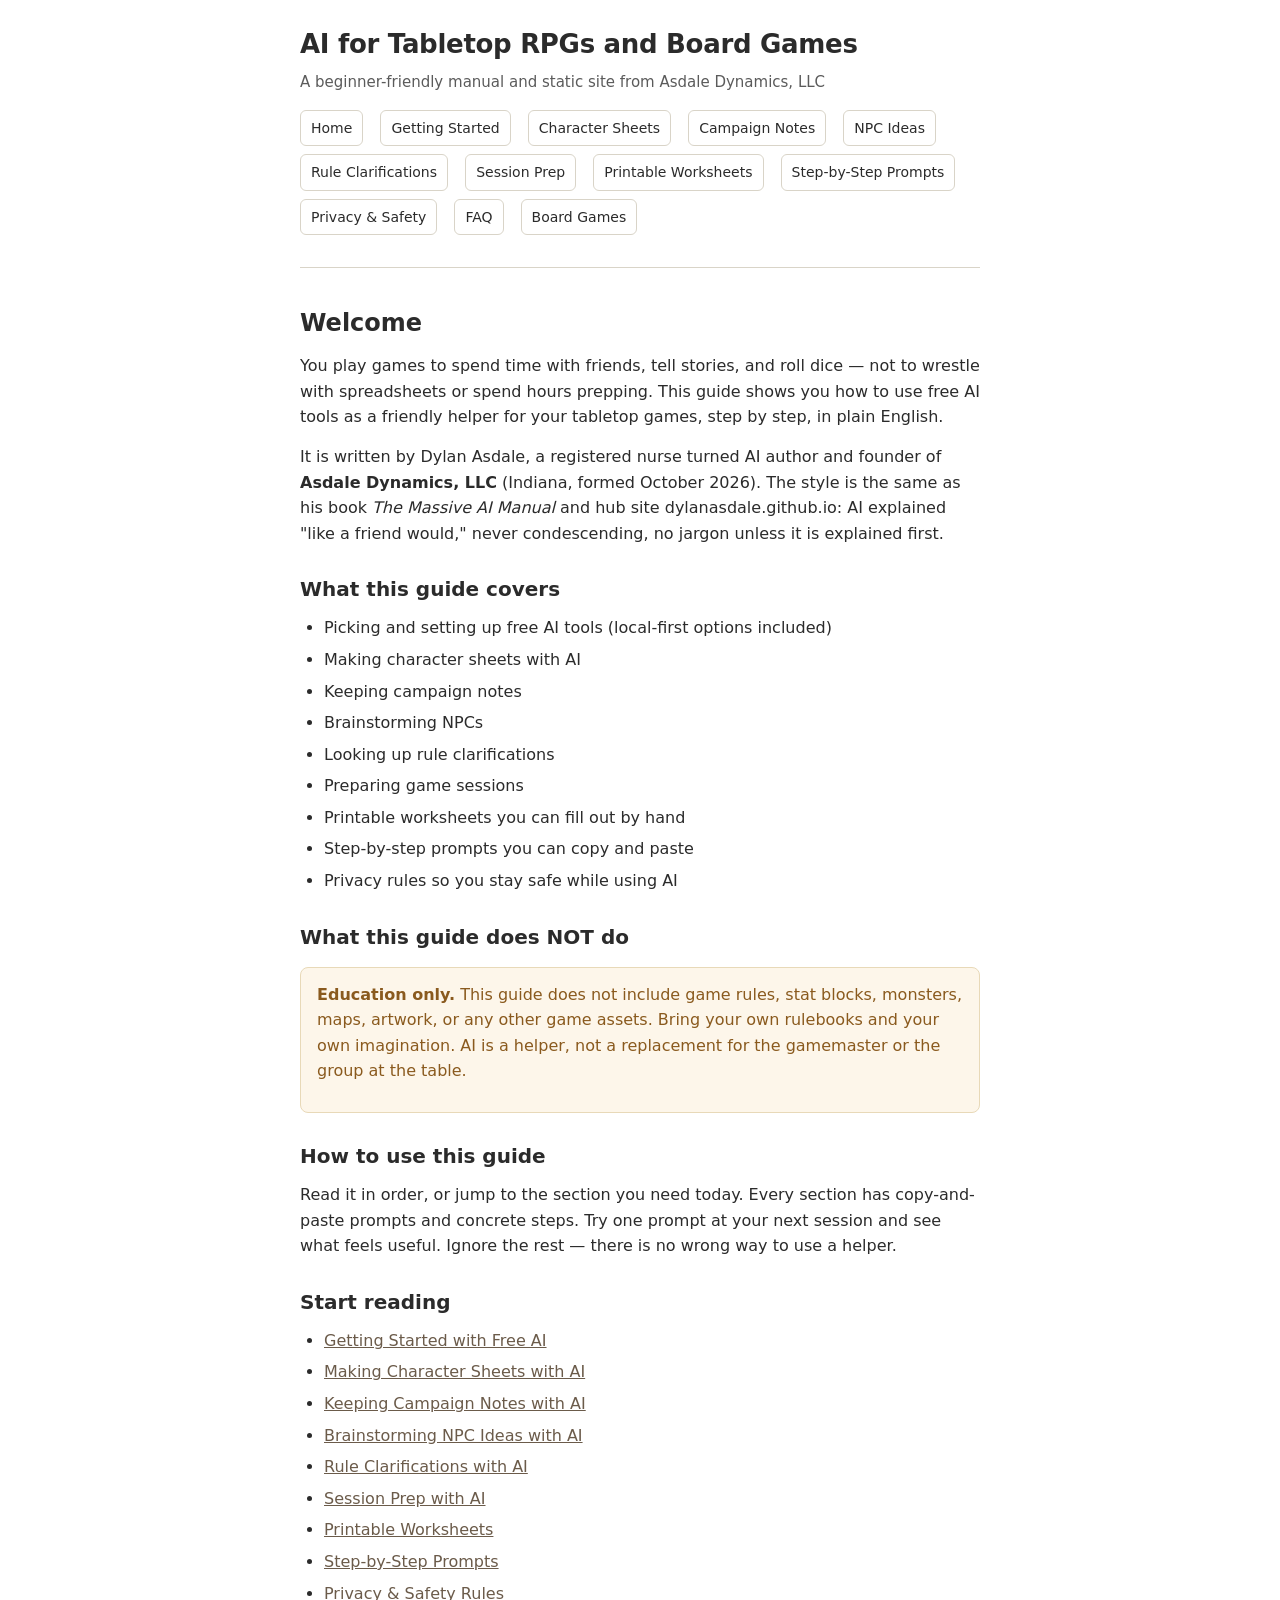
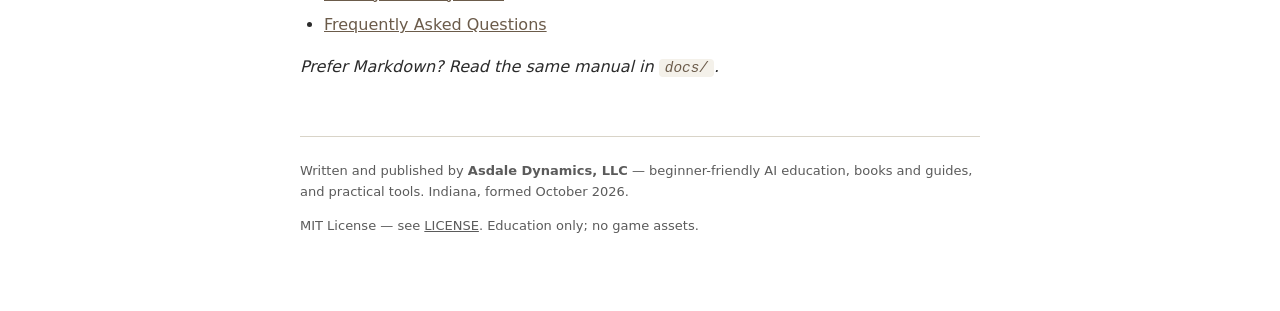
<file: site/index.html>
<!DOCTYPE html>
<html lang="en">
<head>
<meta charset="utf-8">
<meta name="viewport" content="width=device-width, initial-scale=1">
<title>AI for Tabletop RPGs and Board Games — Asdale Dynamics</title>
<link rel="stylesheet" href="assets/style.css">
<link rel="stylesheet" href="assets/print.css" media="print">
</head>
<body>
<a href="#content" class="skip-link">Skip to content</a>
<div class="site">
<header>
<h1 class="site-title">AI for Tabletop RPGs and Board Games</h1>
<p class="site-tagline">A beginner-friendly manual and static site from Asdale Dynamics, LLC</p>
<nav>
<a href="index.html">Home</a>
<a href="getting-started.html">Getting Started</a>
<a href="character-sheets.html">Character Sheets</a>
<a href="campaign-notes.html">Campaign Notes</a>
<a href="npc-ideas.html">NPC Ideas</a>
<a href="rule-clarifications.html">Rule Clarifications</a>
<a href="session-prep.html">Session Prep</a>
<a href="printable-worksheets.html">Printable Worksheets</a>
<a href="step-by-step-prompts.html">Step-by-Step Prompts</a>
<a href="privacy-and-safety.html">Privacy &amp; Safety</a>
<a href="faq.html">FAQ</a>
<a href="board-games.html">Board Games</a>
</nav>
</header>

<main id="content">
<h1>Welcome</h1>
<p>You play games to spend time with friends, tell stories, and roll dice — not to
wrestle with spreadsheets or spend hours prepping. This guide shows you how to
use free AI tools as a friendly helper for your tabletop games, step by step,
in plain English.</p>

<p>It is written by Dylan Asdale, a registered nurse turned AI author and founder
of <strong>Asdale Dynamics, LLC</strong> (Indiana, formed October 2026). The style
is the same as his book <em>The Massive AI Manual</em> and hub site
dylanasdale.github.io: AI explained "like a friend would," never condescending,
no jargon unless it is explained first.</p>

<h2>What this guide covers</h2>
<ul>
<li>Picking and setting up free AI tools (local-first options included)</li>
<li>Making character sheets with AI</li>
<li>Keeping campaign notes</li>
<li>Brainstorming NPCs</li>
<li>Looking up rule clarifications</li>
<li>Preparing game sessions</li>
<li>Printable worksheets you can fill out by hand</li>
<li>Step-by-step prompts you can copy and paste</li>
<li>Privacy rules so you stay safe while using AI</li>
</ul>

<h2>What this guide does NOT do</h2>
<div class="warn">
<p><strong>Education only.</strong> This guide does not include game rules, stat
blocks, monsters, maps, artwork, or any other game assets. Bring your own
rulebooks and your own imagination. AI is a helper, not a replacement for the
gamemaster or the group at the table.</p>
</div>

<h2>How to use this guide</h2>
<p>Read it in order, or jump to the section you need today. Every section has
copy-and-paste prompts and concrete steps. Try one prompt at your next session
and see what feels useful. Ignore the rest — there is no wrong way to use a
helper.</p>

<h2>Start reading</h2>
<ul>
<li><a href="getting-started.html">Getting Started with Free AI</a></li>
<li><a href="character-sheets.html">Making Character Sheets with AI</a></li>
<li><a href="campaign-notes.html">Keeping Campaign Notes with AI</a></li>
<li><a href="npc-ideas.html">Brainstorming NPC Ideas with AI</a></li>
<li><a href="rule-clarifications.html">Rule Clarifications with AI</a></li>
<li><a href="session-prep.html">Session Prep with AI</a></li>
<li><a href="printable-worksheets.html">Printable Worksheets</a></li>
<li><a href="step-by-step-prompts.html">Step-by-Step Prompts</a></li>
<li><a href="privacy-and-safety.html">Privacy &amp; Safety Rules</a></li>
<li><a href="faq.html">Frequently Asked Questions</a></li>
</ul>

<p class="no-print"><em>Prefer Markdown? Read the same manual in <code>docs/</code>.</em></p>
</main>

<footer>
<p>Written and published by <strong>Asdale Dynamics, LLC</strong> — beginner-friendly AI education,
books and guides, and practical tools. Indiana, formed October 2026.</p>
<p>MIT License — see <a href="../LICENSE">LICENSE</a>. Education only; no game assets.</p>
</footer>
</div>
</body>
</html>
</file>
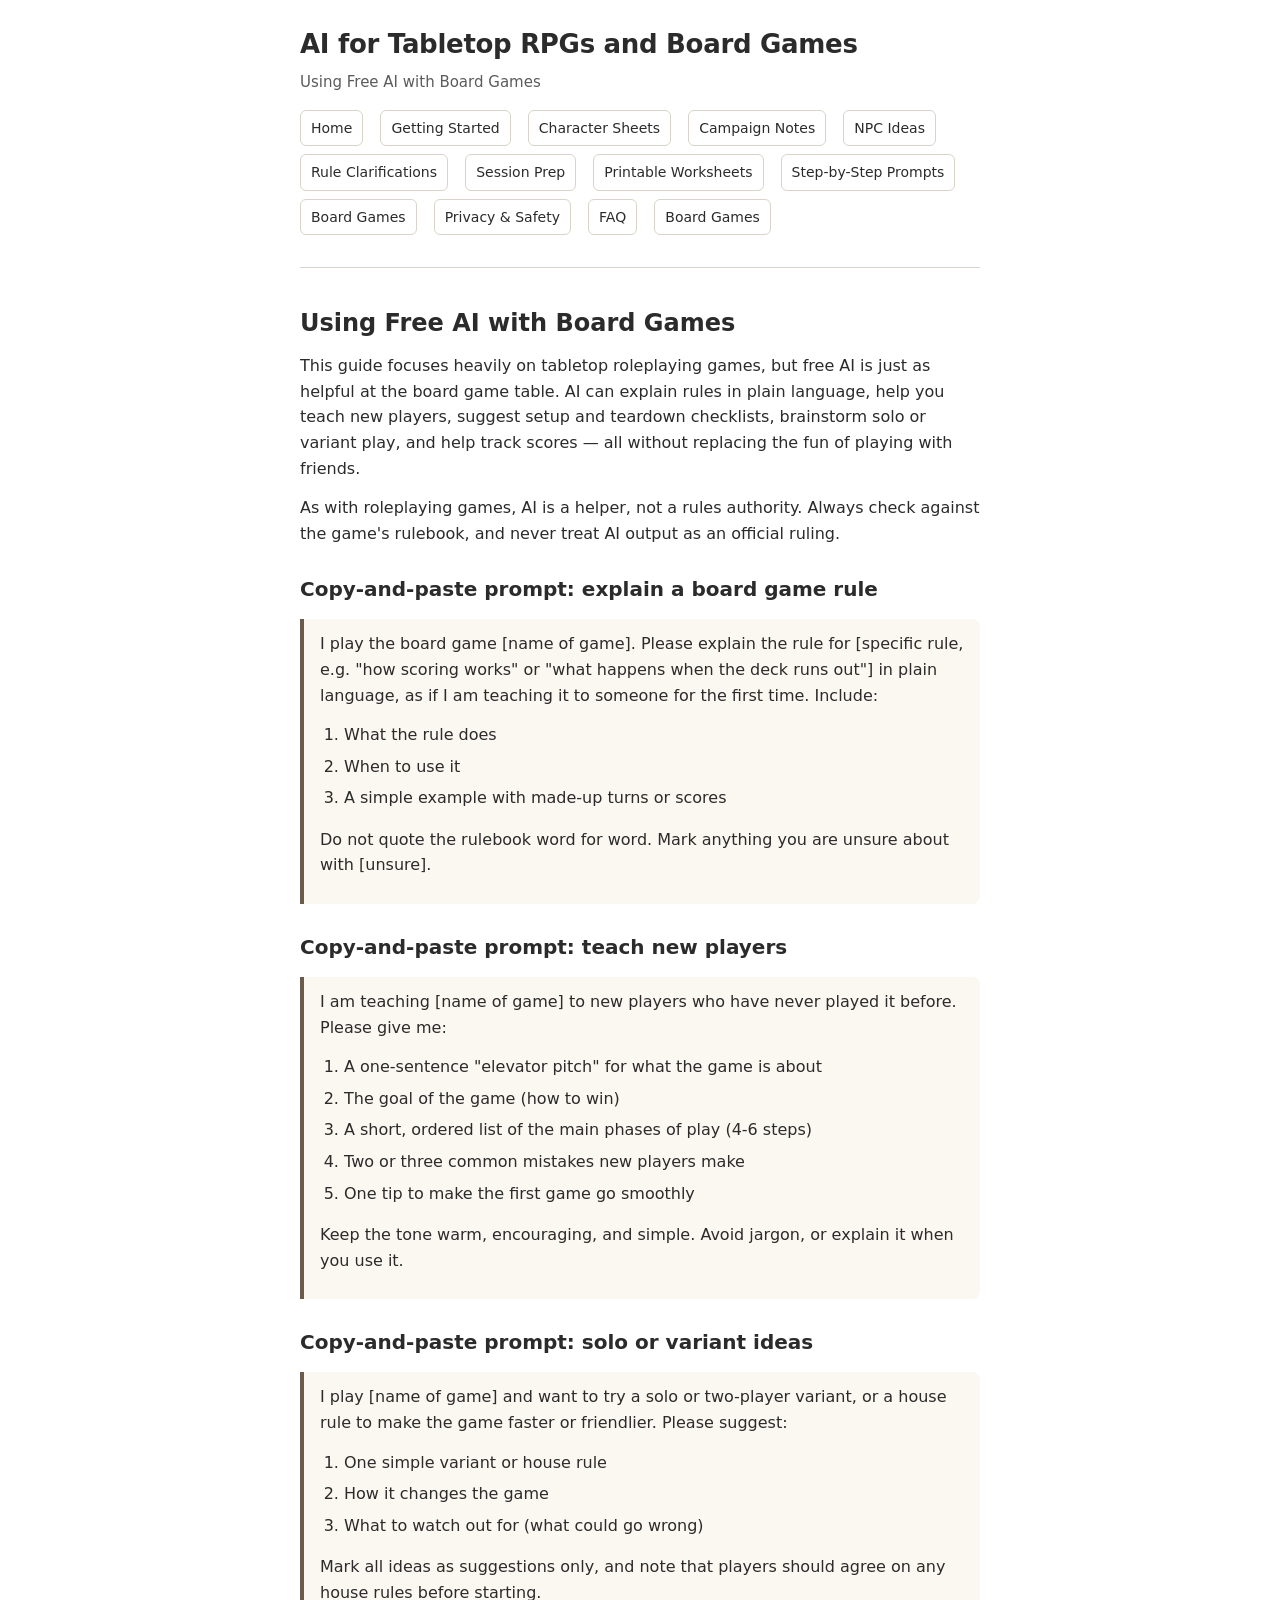
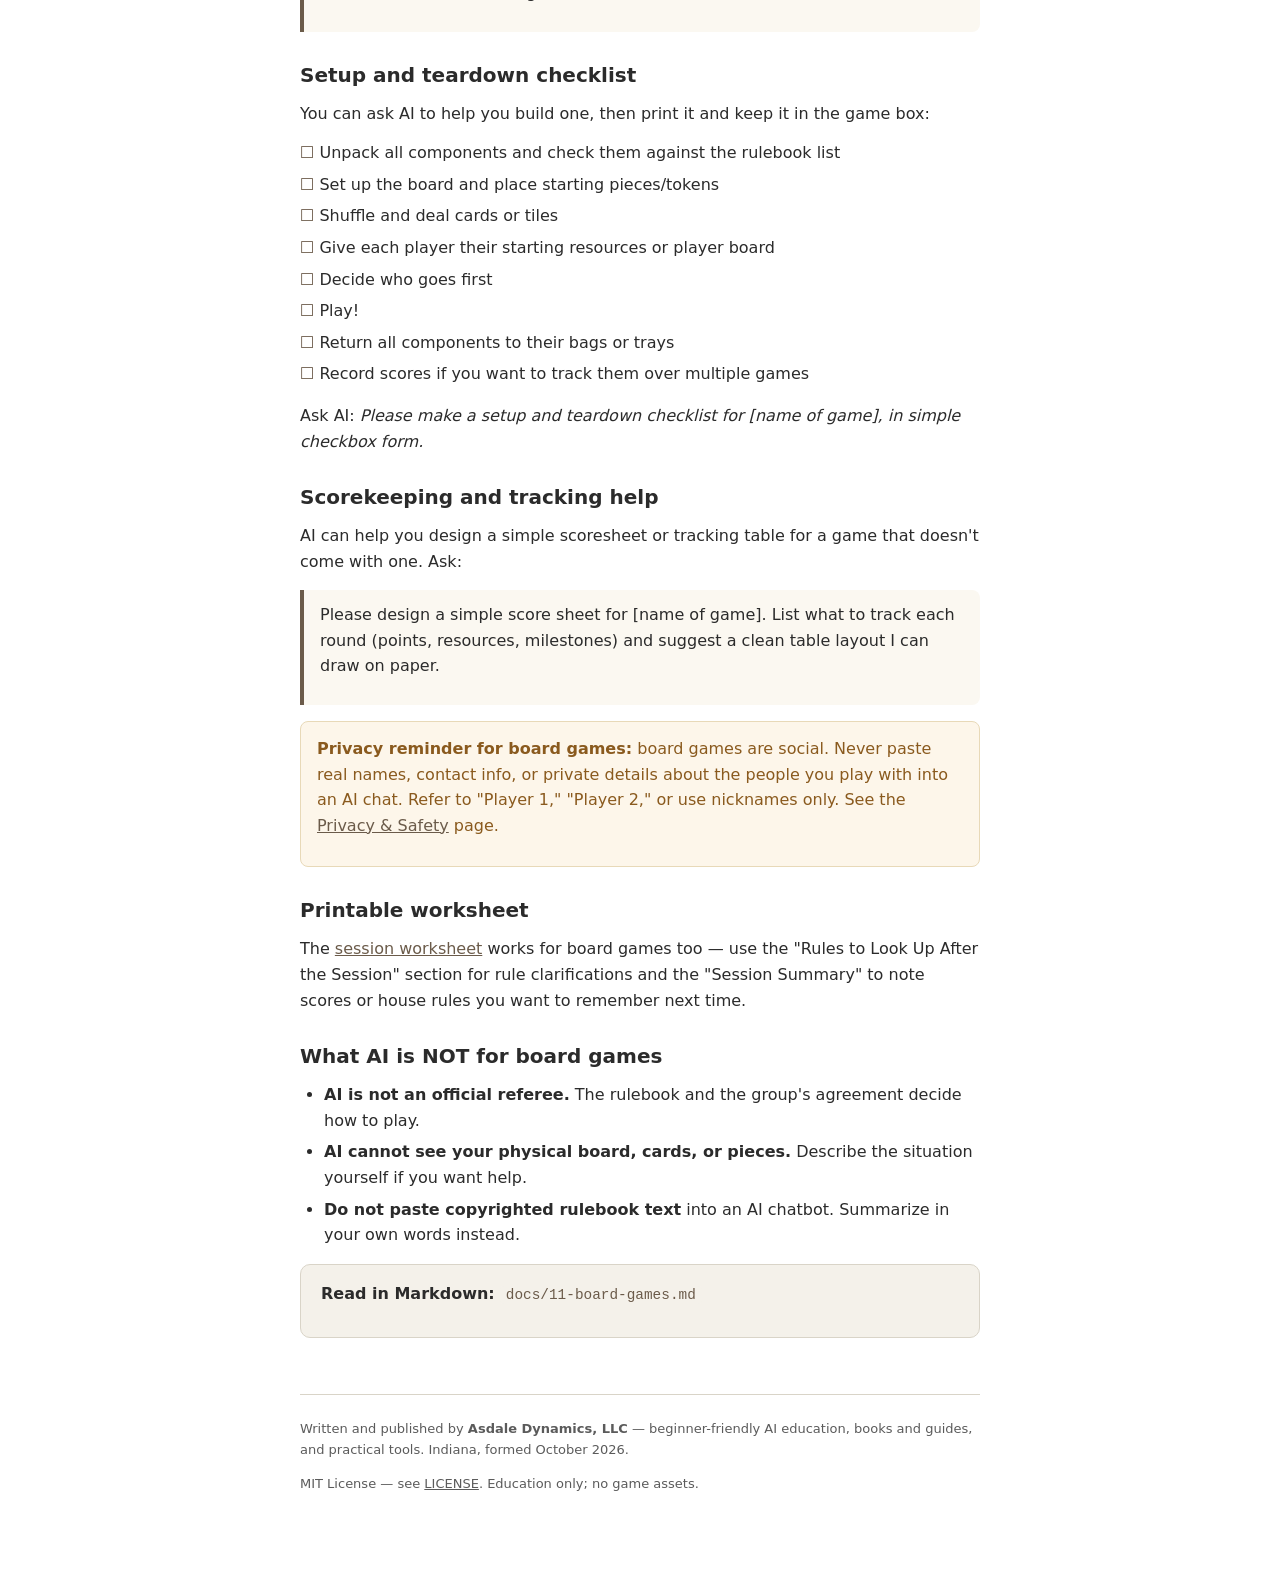
<file: site/board-games.html>
<!DOCTYPE html>
<html lang="en">
<head>
<meta charset="utf-8">
<meta name="viewport" content="width=device-width, initial-scale=1">
<title>Board Games with AI — Asdale Dynamics</title>
<link rel="stylesheet" href="assets/style.css">
<link rel="stylesheet" href="assets/print.css" media="print">
</head>
<body>
<a href="#content" class="skip-link">Skip to content</a>
<div class="site">
<header>
<h1 class="site-title">AI for Tabletop RPGs and Board Games</h1>
<p class="site-tagline">Using Free AI with Board Games</p>
<nav>
<a href="index.html">Home</a>
<a href="getting-started.html">Getting Started</a>
<a href="character-sheets.html">Character Sheets</a>
<a href="campaign-notes.html">Campaign Notes</a>
<a href="npc-ideas.html">NPC Ideas</a>
<a href="rule-clarifications.html">Rule Clarifications</a>
<a href="session-prep.html">Session Prep</a>
<a href="printable-worksheets.html">Printable Worksheets</a>
<a href="step-by-step-prompts.html">Step-by-Step Prompts</a>
<a href="board-games.html">Board Games</a>
<a href="privacy-and-safety.html">Privacy &amp; Safety</a>
<a href="faq.html">FAQ</a>
<a href="board-games.html">Board Games</a>
</nav>
</header>

<main id="content">
<h1>Using Free AI with Board Games</h1>
<p>This guide focuses heavily on tabletop roleplaying games, but free AI is just
as helpful at the board game table. AI can explain rules in plain language, help
you teach new players, suggest setup and teardown checklists, brainstorm solo or
variant play, and help track scores — all without replacing the fun of playing
with friends.</p>

<p>As with roleplaying games, AI is a helper, not a rules authority. Always check
against the game's rulebook, and never treat AI output as an official ruling.</p>

<h2>Copy-and-paste prompt: explain a board game rule</h2>
<div class="prompt">
<p>I play the board game [name of game]. Please explain the rule for
[specific rule, e.g. "how scoring works" or "what happens when the deck runs
out"] in plain language, as if I am teaching it to someone for the first time.
Include:</p>
<ol>
<li>What the rule does</li>
<li>When to use it</li>
<li>A simple example with made-up turns or scores</li>
</ol>
<p>Do not quote the rulebook word for word. Mark anything you are unsure about
with [unsure].</p>
</div>

<h2>Copy-and-paste prompt: teach new players</h2>
<div class="prompt">
<p>I am teaching [name of game] to new players who have never played it before.
Please give me:</p>
<ol>
<li>A one-sentence "elevator pitch" for what the game is about</li>
<li>The goal of the game (how to win)</li>
<li>A short, ordered list of the main phases of play (4-6 steps)</li>
<li>Two or three common mistakes new players make</li>
<li>One tip to make the first game go smoothly</li>
</ol>
<p>Keep the tone warm, encouraging, and simple. Avoid jargon, or explain it when
you use it.</p>
</div>

<h2>Copy-and-paste prompt: solo or variant ideas</h2>
<div class="prompt">
<p>I play [name of game] and want to try a solo or two-player variant, or a
house rule to make the game faster or friendlier. Please suggest:</p>
<ol>
<li>One simple variant or house rule</li>
<li>How it changes the game</li>
<li>What to watch out for (what could go wrong)</li>
</ol>
<p>Mark all ideas as suggestions only, and note that players should agree on any
house rules before starting.</p>
</div>

<h2>Setup and teardown checklist</h2>
<p>You can ask AI to help you build one, then print it and keep it in the game
box:</p>
<ul class="checklist">
<li>Unpack all components and check them against the rulebook list</li>
<li>Set up the board and place starting pieces/tokens</li>
<li>Shuffle and deal cards or tiles</li>
<li>Give each player their starting resources or player board</li>
<li>Decide who goes first</li>
<li>Play!</li>
<li>Return all components to their bags or trays</li>
<li>Record scores if you want to track them over multiple games</li>
</ul>
<p>Ask AI: <em>Please make a setup and teardown checklist for [name of game], in
simple checkbox form.</em></p>

<h2>Scorekeeping and tracking help</h2>
<p>AI can help you design a simple scoresheet or tracking table for a game that
doesn't come with one. Ask:</p>
<div class="prompt">
<p>Please design a simple score sheet for [name of game]. List what to track
each round (points, resources, milestones) and suggest a clean table layout I
can draw on paper.</p>
</div>

<div class="warn">
<p><strong>Privacy reminder for board games:</strong> board games are social.
Never paste real names, contact info, or private details about the people you
play with into an AI chat. Refer to "Player 1," "Player 2," or use nicknames
only. See the <a href="privacy-and-safety.html">Privacy &amp; Safety</a> page.</p>
</div>

<h2>Printable worksheet</h2>
<p>The <a href="worksheets/session-worksheet.html">session worksheet</a> works
for board games too — use the "Rules to Look Up After the Session" section for
rule clarifications and the "Session Summary" to note scores or house rules you
want to remember next time.</p>

<h2>What AI is NOT for board games</h2>
<ul>
<li><strong>AI is not an official referee.</strong> The rulebook and the group's
agreement decide how to play.</li>
<li><strong>AI cannot see your physical board, cards, or pieces.</strong>
Describe the situation yourself if you want help.</li>
<li><strong>Do not paste copyrighted rulebook text</strong> into an AI chatbot.
Summarize in your own words instead.</li>
</ul>

<div class="card no-print">
<p><strong>Read in Markdown:</strong> <code>docs/11-board-games.md</code></p>
</div>
</main>

<footer>
<p>Written and published by <strong>Asdale Dynamics, LLC</strong> — beginner-friendly AI education,
books and guides, and practical tools. Indiana, formed October 2026.</p>
<p>MIT License — see <a href="../LICENSE">LICENSE</a>. Education only; no game assets.</p>
</footer>
</div>
</body>
</html>
</file>
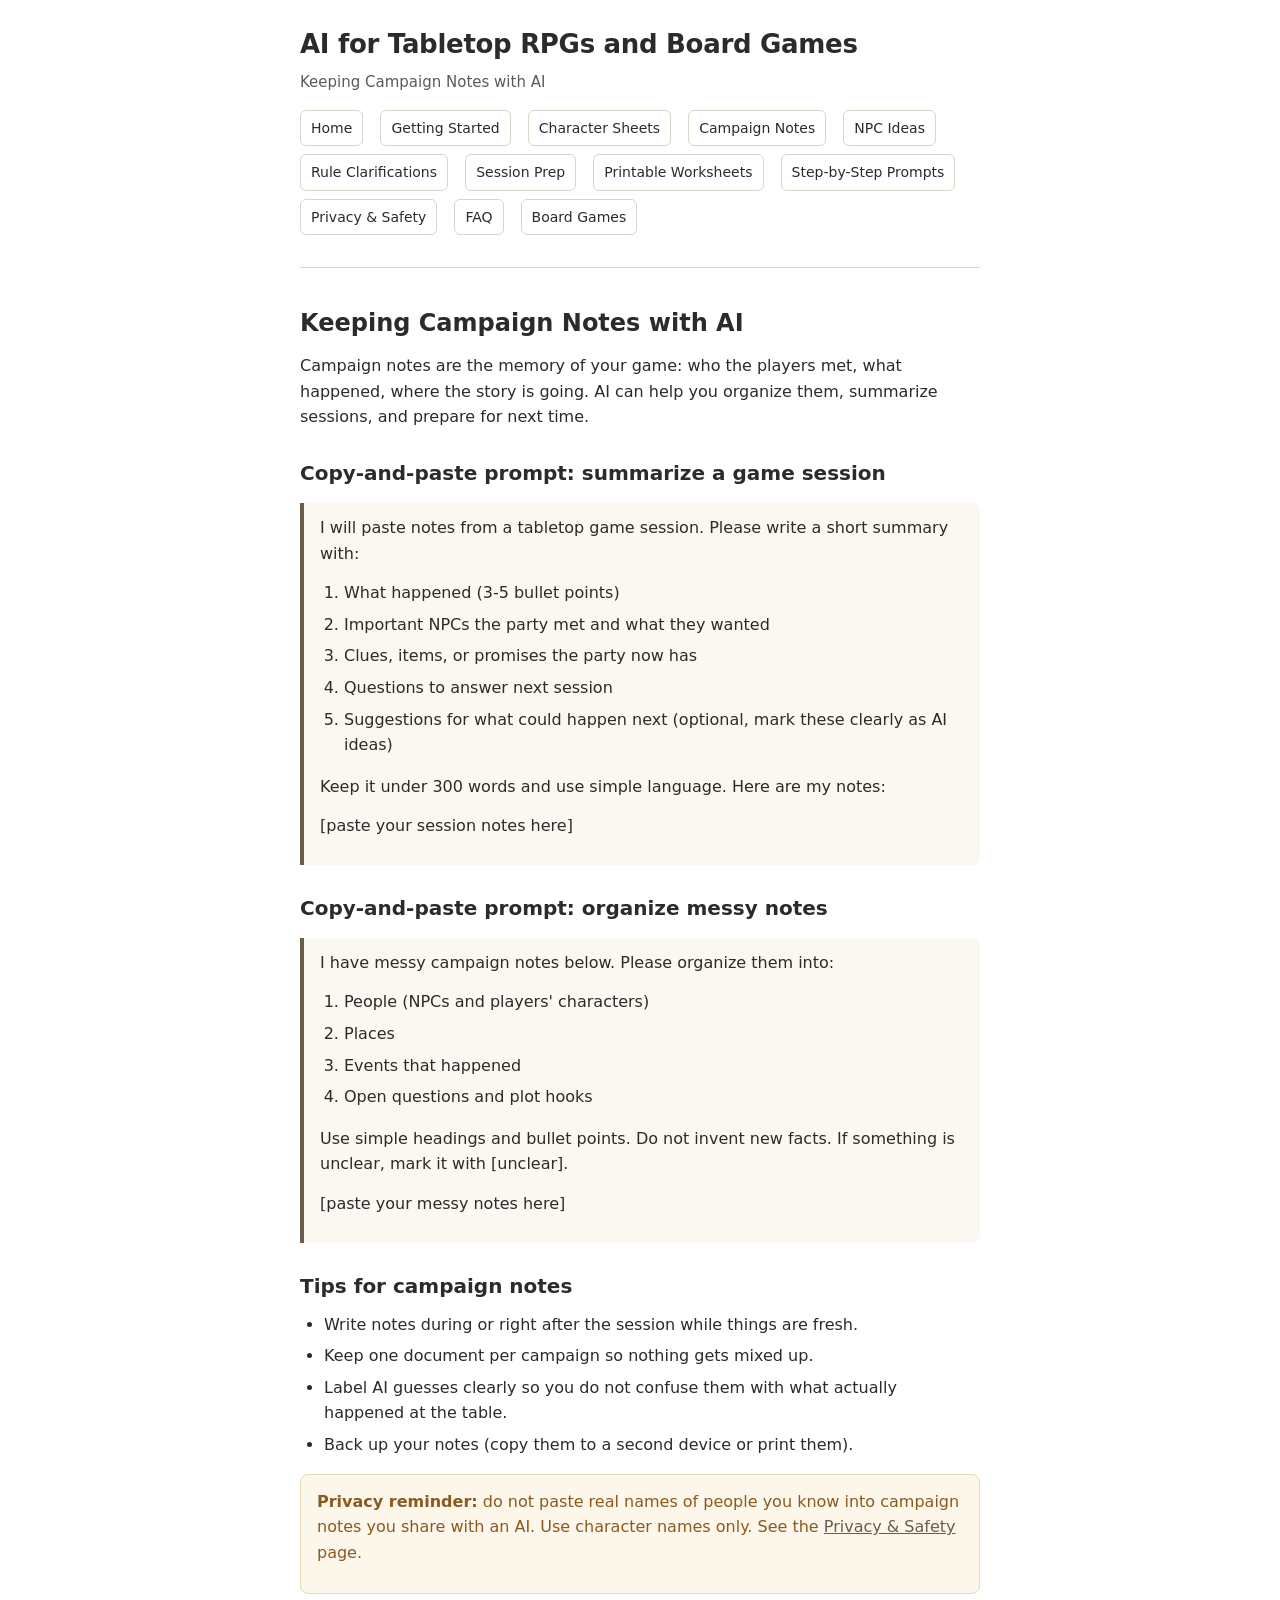
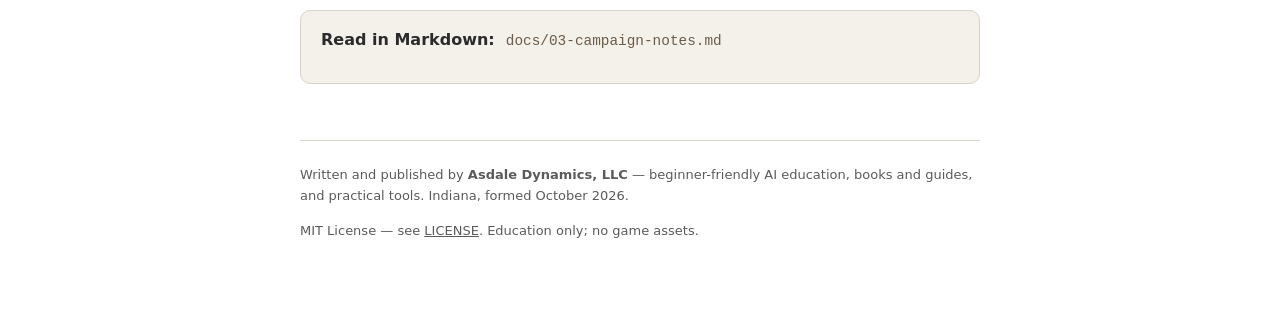
<file: site/campaign-notes.html>
<!DOCTYPE html>
<html lang="en">
<head>
<meta charset="utf-8">
<meta name="viewport" content="width=device-width, initial-scale=1">
<title>Campaign Notes with AI — Asdale Dynamics</title>
<link rel="stylesheet" href="assets/style.css">
<link rel="stylesheet" href="assets/print.css" media="print">
</head>
<body>
<a href="#content" class="skip-link">Skip to content</a>
<div class="site">
<header>
<h1 class="site-title">AI for Tabletop RPGs and Board Games</h1>
<p class="site-tagline">Keeping Campaign Notes with AI</p>
<nav>
<a href="index.html">Home</a>
<a href="getting-started.html">Getting Started</a>
<a href="character-sheets.html">Character Sheets</a>
<a href="campaign-notes.html">Campaign Notes</a>
<a href="npc-ideas.html">NPC Ideas</a>
<a href="rule-clarifications.html">Rule Clarifications</a>
<a href="session-prep.html">Session Prep</a>
<a href="printable-worksheets.html">Printable Worksheets</a>
<a href="step-by-step-prompts.html">Step-by-Step Prompts</a>
<a href="privacy-and-safety.html">Privacy &amp; Safety</a>
<a href="faq.html">FAQ</a>
<a href="board-games.html">Board Games</a>
</nav>
</header>

<main id="content">
<h1>Keeping Campaign Notes with AI</h1>
<p>Campaign notes are the memory of your game: who the players met, what
happened, where the story is going. AI can help you organize them, summarize
sessions, and prepare for next time.</p>

<h2>Copy-and-paste prompt: summarize a game session</h2>
<div class="prompt">
<p>I will paste notes from a tabletop game session. Please write a short summary
with:</p>
<ol>
<li>What happened (3-5 bullet points)</li>
<li>Important NPCs the party met and what they wanted</li>
<li>Clues, items, or promises the party now has</li>
<li>Questions to answer next session</li>
<li>Suggestions for what could happen next (optional, mark these clearly as AI
ideas)</li>
</ol>
<p>Keep it under 300 words and use simple language. Here are my notes:</p>
<p>[paste your session notes here]</p>
</div>

<h2>Copy-and-paste prompt: organize messy notes</h2>
<div class="prompt">
<p>I have messy campaign notes below. Please organize them into:</p>
<ol>
<li>People (NPCs and players' characters)</li>
<li>Places</li>
<li>Events that happened</li>
<li>Open questions and plot hooks</li>
</ol>
<p>Use simple headings and bullet points. Do not invent new facts. If something
is unclear, mark it with [unclear].</p>
<p>[paste your messy notes here]</p>
</div>

<h2>Tips for campaign notes</h2>
<ul>
<li>Write notes during or right after the session while things are fresh.</li>
<li>Keep one document per campaign so nothing gets mixed up.</li>
<li>Label AI guesses clearly so you do not confuse them with what actually
happened at the table.</li>
<li>Back up your notes (copy them to a second device or print them).</li>
</ul>

<div class="warn">
<p><strong>Privacy reminder:</strong> do not paste real names of people you know
into campaign notes you share with an AI. Use character names only. See the
<a href="privacy-and-safety.html">Privacy &amp; Safety</a> page.</p>
</div>

<div class="card no-print">
<p><strong>Read in Markdown:</strong> <code>docs/03-campaign-notes.md</code></p>
</div>
</main>

<footer>
<p>Written and published by <strong>Asdale Dynamics, LLC</strong> — beginner-friendly AI education,
books and guides, and practical tools. Indiana, formed October 2026.</p>
<p>MIT License — see <a href="../LICENSE">LICENSE</a>. Education only; no game assets.</p>
</footer>
</div>
</body>
</html>
</file>
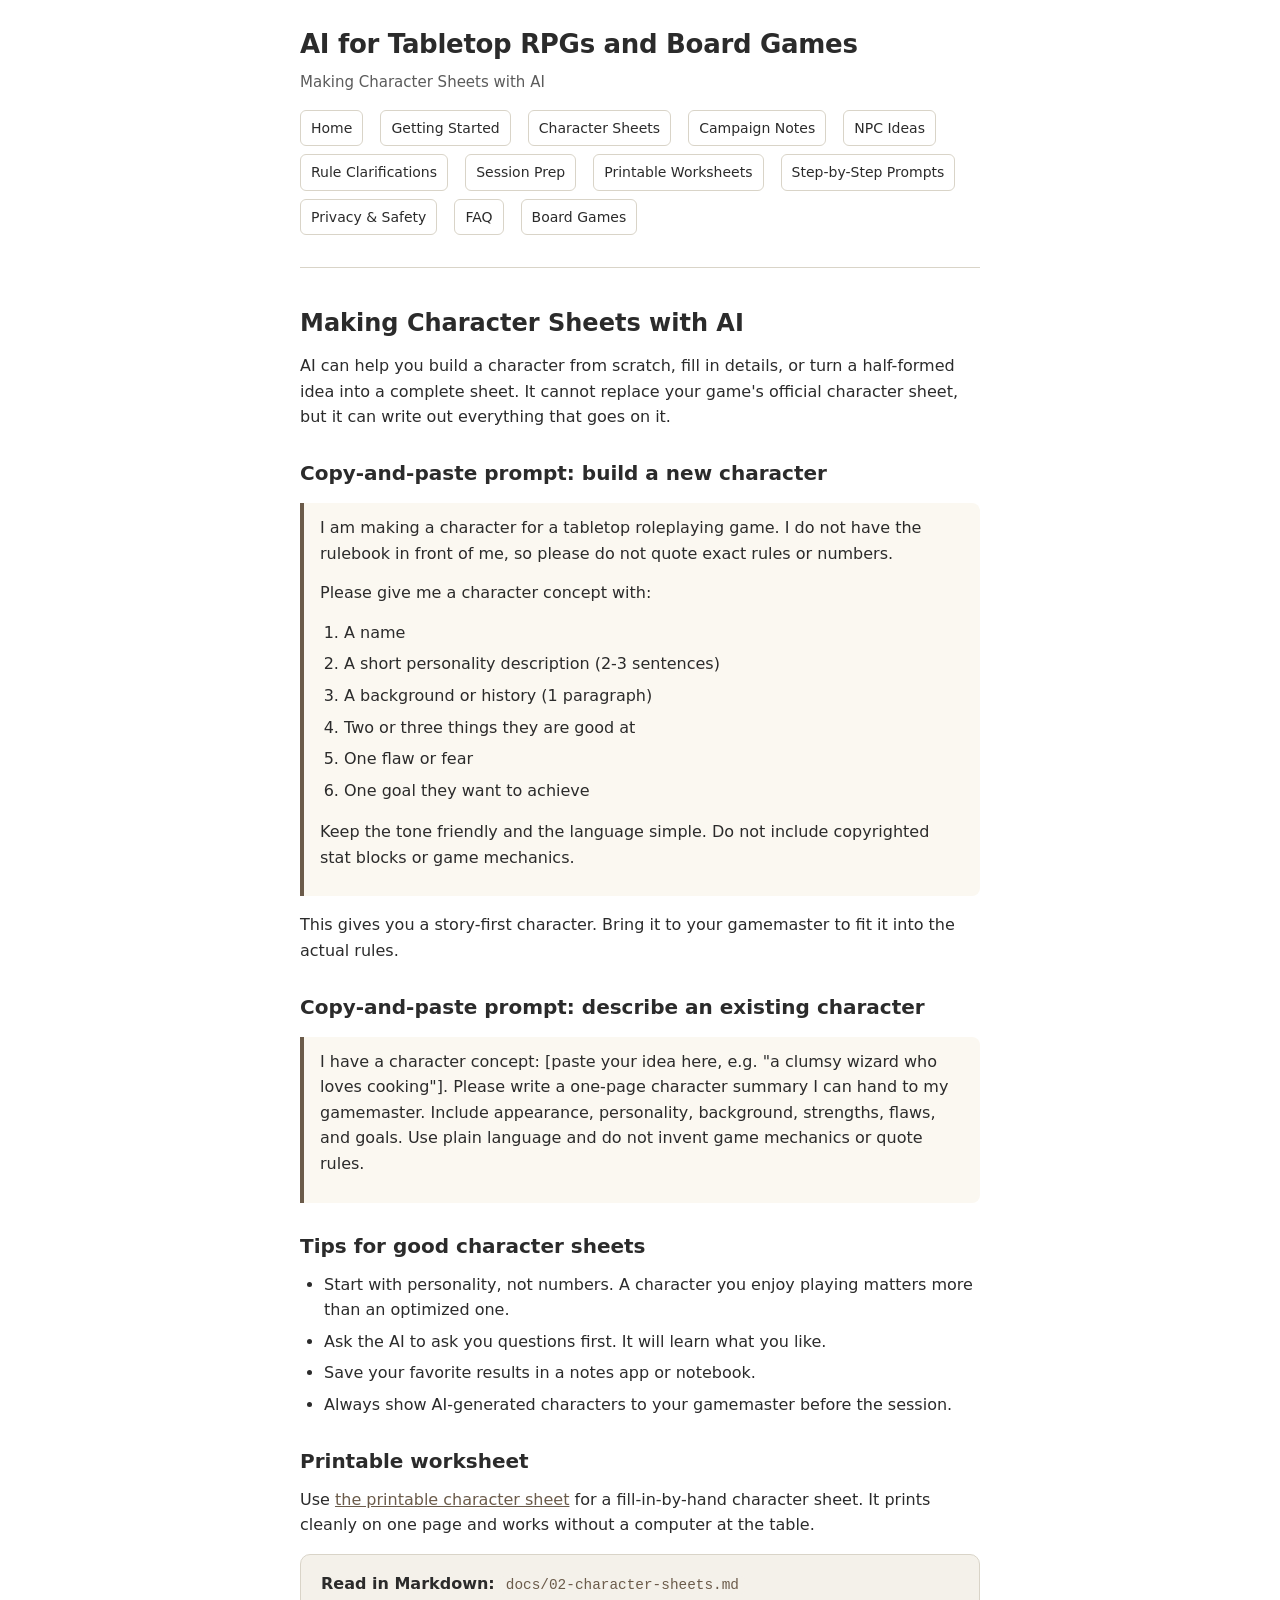
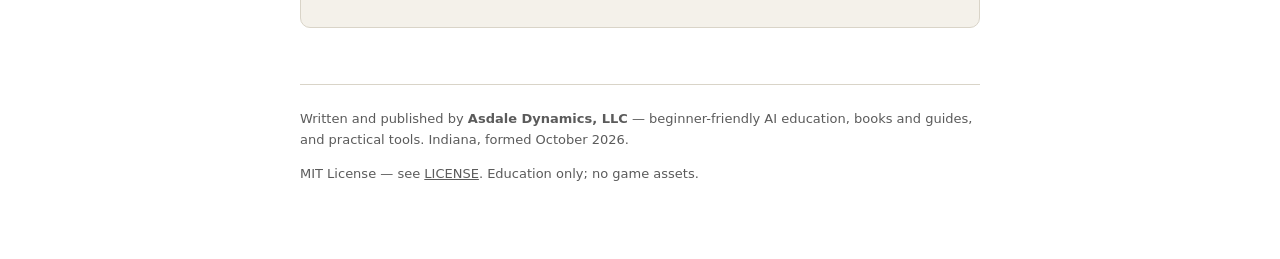
<file: site/character-sheets.html>
<!DOCTYPE html>
<html lang="en">
<head>
<meta charset="utf-8">
<meta name="viewport" content="width=device-width, initial-scale=1">
<title>Character Sheets with AI — Asdale Dynamics</title>
<link rel="stylesheet" href="assets/style.css">
<link rel="stylesheet" href="assets/print.css" media="print">
</head>
<body>
<a href="#content" class="skip-link">Skip to content</a>
<div class="site">
<header>
<h1 class="site-title">AI for Tabletop RPGs and Board Games</h1>
<p class="site-tagline">Making Character Sheets with AI</p>
<nav>
<a href="index.html">Home</a>
<a href="getting-started.html">Getting Started</a>
<a href="character-sheets.html">Character Sheets</a>
<a href="campaign-notes.html">Campaign Notes</a>
<a href="npc-ideas.html">NPC Ideas</a>
<a href="rule-clarifications.html">Rule Clarifications</a>
<a href="session-prep.html">Session Prep</a>
<a href="printable-worksheets.html">Printable Worksheets</a>
<a href="step-by-step-prompts.html">Step-by-Step Prompts</a>
<a href="privacy-and-safety.html">Privacy &amp; Safety</a>
<a href="faq.html">FAQ</a>
<a href="board-games.html">Board Games</a>
</nav>
</header>

<main id="content">
<h1>Making Character Sheets with AI</h1>
<p>AI can help you build a character from scratch, fill in details, or turn a
half-formed idea into a complete sheet. It cannot replace your game's official
character sheet, but it can write out everything that goes on it.</p>

<h2>Copy-and-paste prompt: build a new character</h2>
<div class="prompt">
<p>I am making a character for a tabletop roleplaying game. I do not have the
rulebook in front of me, so please do not quote exact rules or numbers.</p>
<p>Please give me a character concept with:</p>
<ol>
<li>A name</li>
<li>A short personality description (2-3 sentences)</li>
<li>A background or history (1 paragraph)</li>
<li>Two or three things they are good at</li>
<li>One flaw or fear</li>
<li>One goal they want to achieve</li>
</ol>
<p>Keep the tone friendly and the language simple. Do not include copyrighted
stat blocks or game mechanics.</p>
</div>
<p>This gives you a story-first character. Bring it to your gamemaster to fit it
into the actual rules.</p>

<h2>Copy-and-paste prompt: describe an existing character</h2>
<div class="prompt">
<p>I have a character concept: [paste your idea here, e.g. "a clumsy wizard who
loves cooking"]. Please write a one-page character summary I can hand to my
gamemaster. Include appearance, personality, background, strengths, flaws, and
goals. Use plain language and do not invent game mechanics or quote rules.</p>
</div>

<h2>Tips for good character sheets</h2>
<ul>
<li>Start with personality, not numbers. A character you enjoy playing matters
more than an optimized one.</li>
<li>Ask the AI to ask you questions first. It will learn what you like.</li>
<li>Save your favorite results in a notes app or notebook.</li>
<li>Always show AI-generated characters to your gamemaster before the session.</li>
</ul>

<h2>Printable worksheet</h2>
<p>Use <a href="worksheets/character-sheet.html">the printable character sheet</a>
for a fill-in-by-hand character sheet. It prints cleanly on one page and works
without a computer at the table.</p>

<div class="card no-print">
<p><strong>Read in Markdown:</strong> <code>docs/02-character-sheets.md</code></p>
</div>
</main>

<footer>
<p>Written and published by <strong>Asdale Dynamics, LLC</strong> — beginner-friendly AI education,
books and guides, and practical tools. Indiana, formed October 2026.</p>
<p>MIT License — see <a href="../LICENSE">LICENSE</a>. Education only; no game assets.</p>
</footer>
</div>
</body>
</html>
</file>
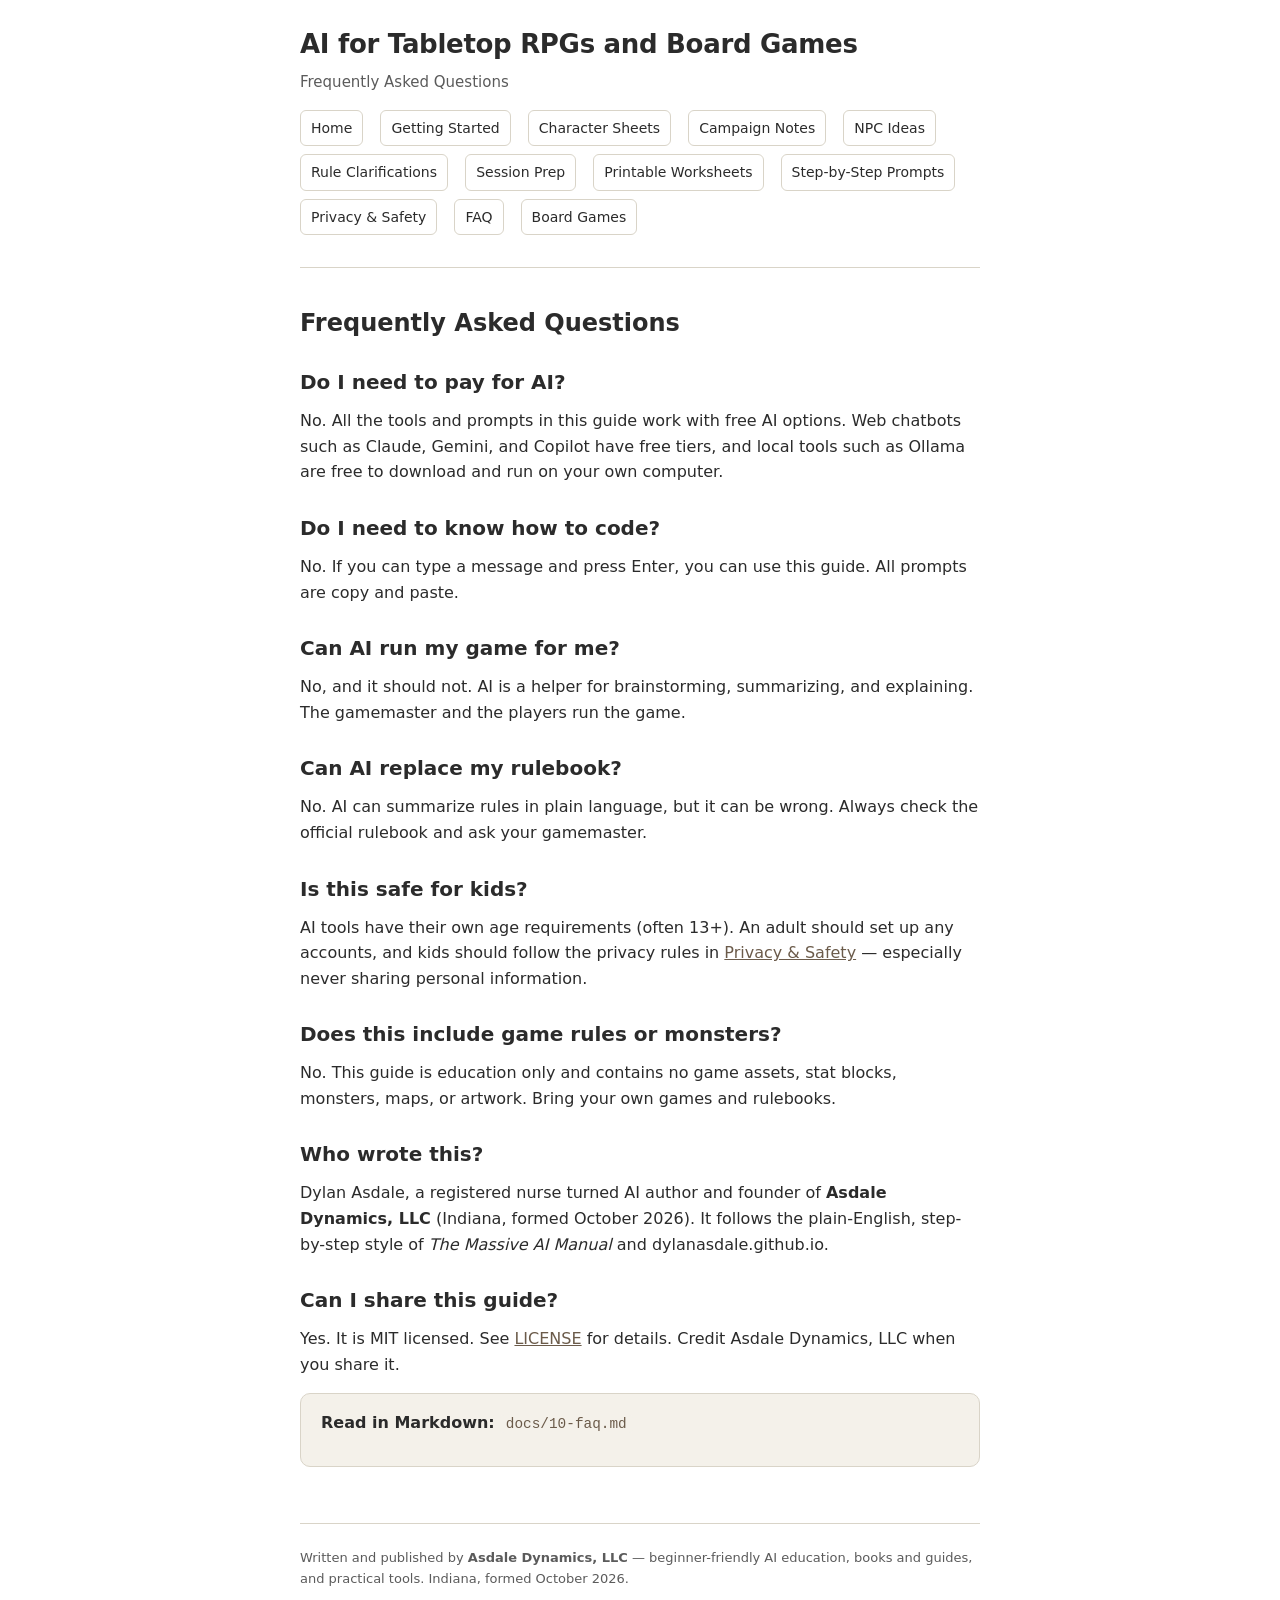
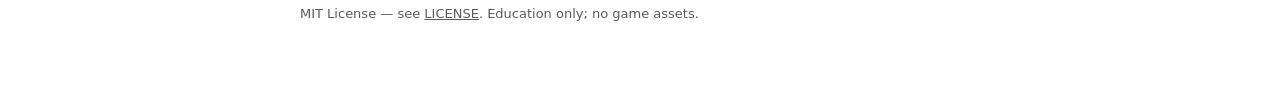
<file: site/faq.html>
<!DOCTYPE html>
<html lang="en">
<head>
<meta charset="utf-8">
<meta name="viewport" content="width=device-width, initial-scale=1">
<title>FAQ — Asdale Dynamics</title>
<link rel="stylesheet" href="assets/style.css">
<link rel="stylesheet" href="assets/print.css" media="print">
</head>
<body>
<a href="#content" class="skip-link">Skip to content</a>
<div class="site">
<header>
<h1 class="site-title">AI for Tabletop RPGs and Board Games</h1>
<p class="site-tagline">Frequently Asked Questions</p>
<nav>
<a href="index.html">Home</a>
<a href="getting-started.html">Getting Started</a>
<a href="character-sheets.html">Character Sheets</a>
<a href="campaign-notes.html">Campaign Notes</a>
<a href="npc-ideas.html">NPC Ideas</a>
<a href="rule-clarifications.html">Rule Clarifications</a>
<a href="session-prep.html">Session Prep</a>
<a href="printable-worksheets.html">Printable Worksheets</a>
<a href="step-by-step-prompts.html">Step-by-Step Prompts</a>
<a href="privacy-and-safety.html">Privacy &amp; Safety</a>
<a href="faq.html">FAQ</a>
<a href="board-games.html">Board Games</a>
</nav>
</header>

<main id="content">
<h1>Frequently Asked Questions</h1>

<h2>Do I need to pay for AI?</h2>
<p>No. All the tools and prompts in this guide work with free AI options. Web
chatbots such as Claude, Gemini, and Copilot have free tiers, and local tools
such as Ollama are free to download and run on your own computer.</p>

<h2>Do I need to know how to code?</h2>
<p>No. If you can type a message and press Enter, you can use this guide. All
prompts are copy and paste.</p>

<h2>Can AI run my game for me?</h2>
<p>No, and it should not. AI is a helper for brainstorming, summarizing, and
explaining. The gamemaster and the players run the game.</p>

<h2>Can AI replace my rulebook?</h2>
<p>No. AI can summarize rules in plain language, but it can be wrong. Always
check the official rulebook and ask your gamemaster.</p>

<h2>Is this safe for kids?</h2>
<p>AI tools have their own age requirements (often 13+). An adult should set up
any accounts, and kids should follow the privacy rules in
<a href="privacy-and-safety.html">Privacy &amp; Safety</a> — especially never
sharing personal information.</p>

<h2>Does this include game rules or monsters?</h2>
<p>No. This guide is education only and contains no game assets, stat blocks,
monsters, maps, or artwork. Bring your own games and rulebooks.</p>

<h2>Who wrote this?</h2>
<p>Dylan Asdale, a registered nurse turned AI author and founder of
<strong>Asdale Dynamics, LLC</strong> (Indiana, formed October 2026). It follows
the plain-English, step-by-step style of <em>The Massive AI Manual</em> and
dylanasdale.github.io.</p>

<h2>Can I share this guide?</h2>
<p>Yes. It is MIT licensed. See <a href="../LICENSE">LICENSE</a> for details.
Credit Asdale Dynamics, LLC when you share it.</p>

<div class="card no-print">
<p><strong>Read in Markdown:</strong> <code>docs/10-faq.md</code></p>
</div>
</main>

<footer>
<p>Written and published by <strong>Asdale Dynamics, LLC</strong> — beginner-friendly AI education,
books and guides, and practical tools. Indiana, formed October 2026.</p>
<p>MIT License — see <a href="../LICENSE">LICENSE</a>. Education only; no game assets.</p>
</footer>
</div>
</body>
</html>
</file>
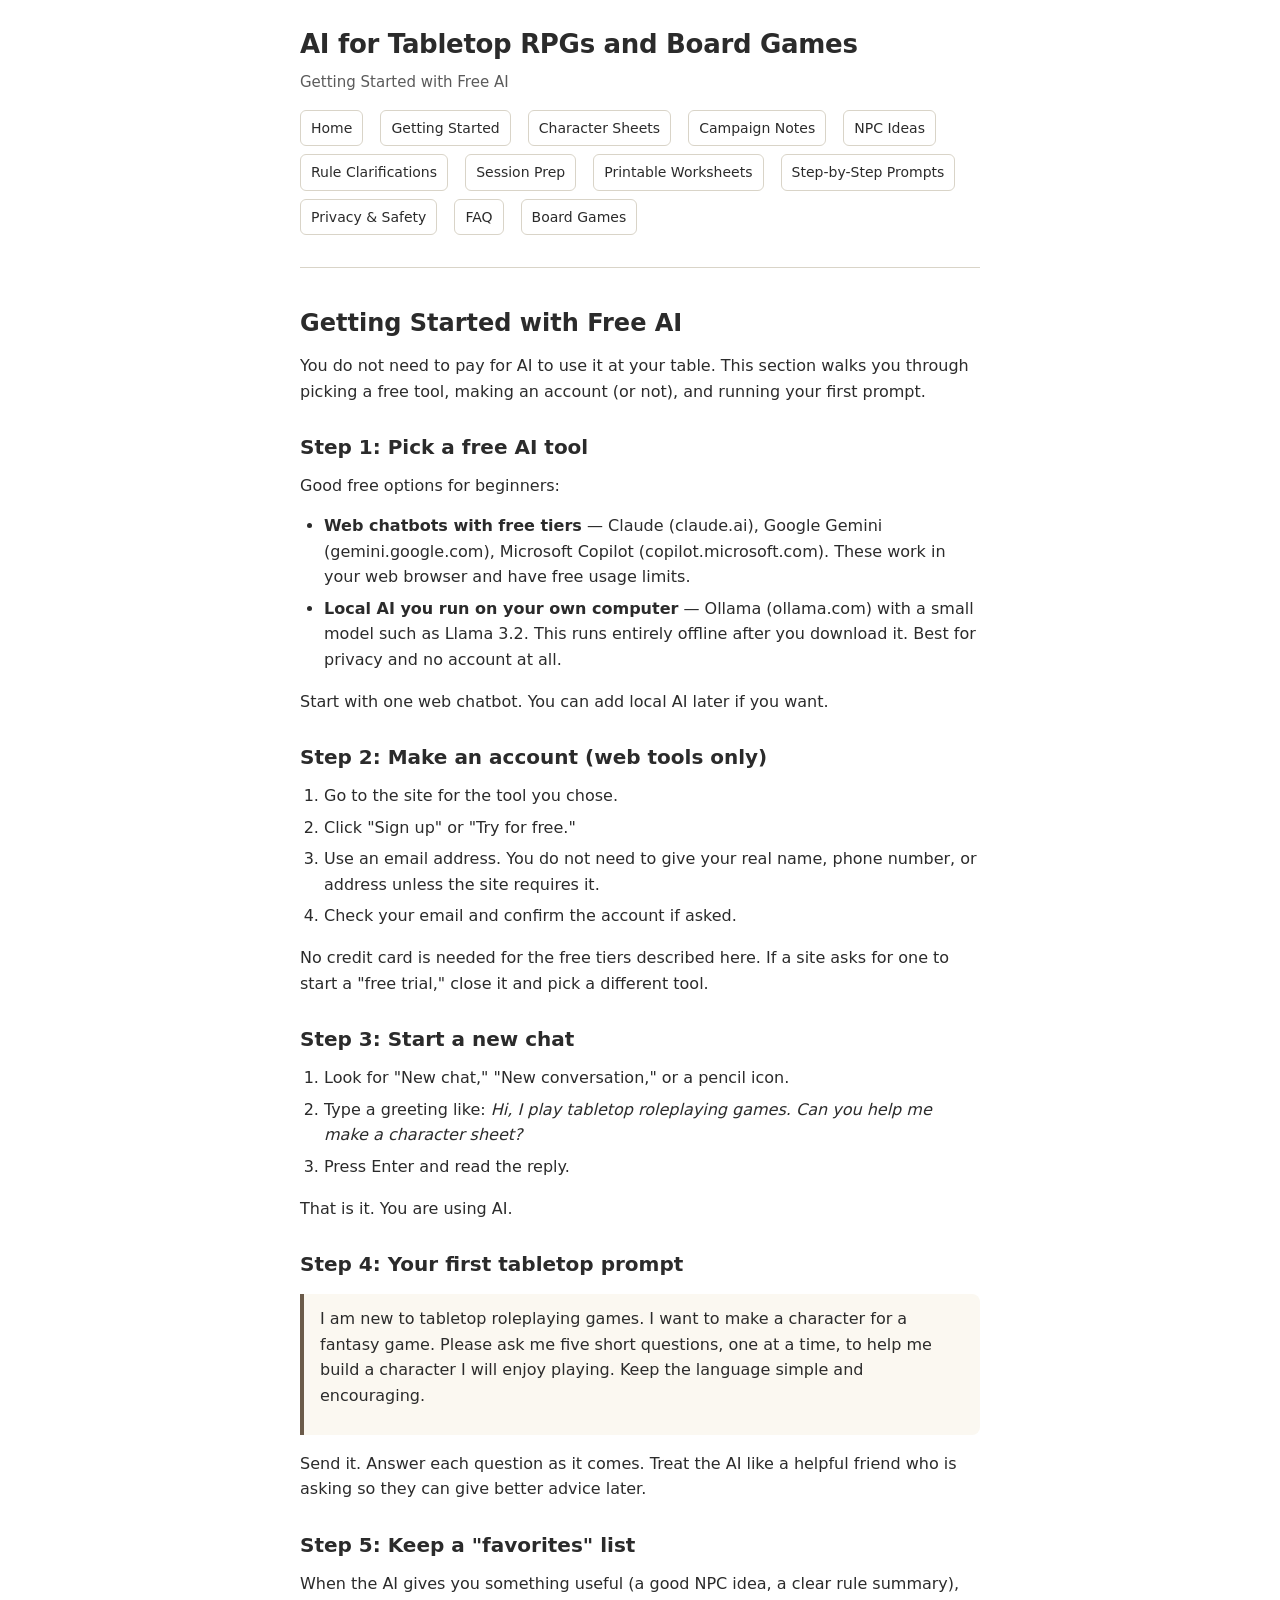
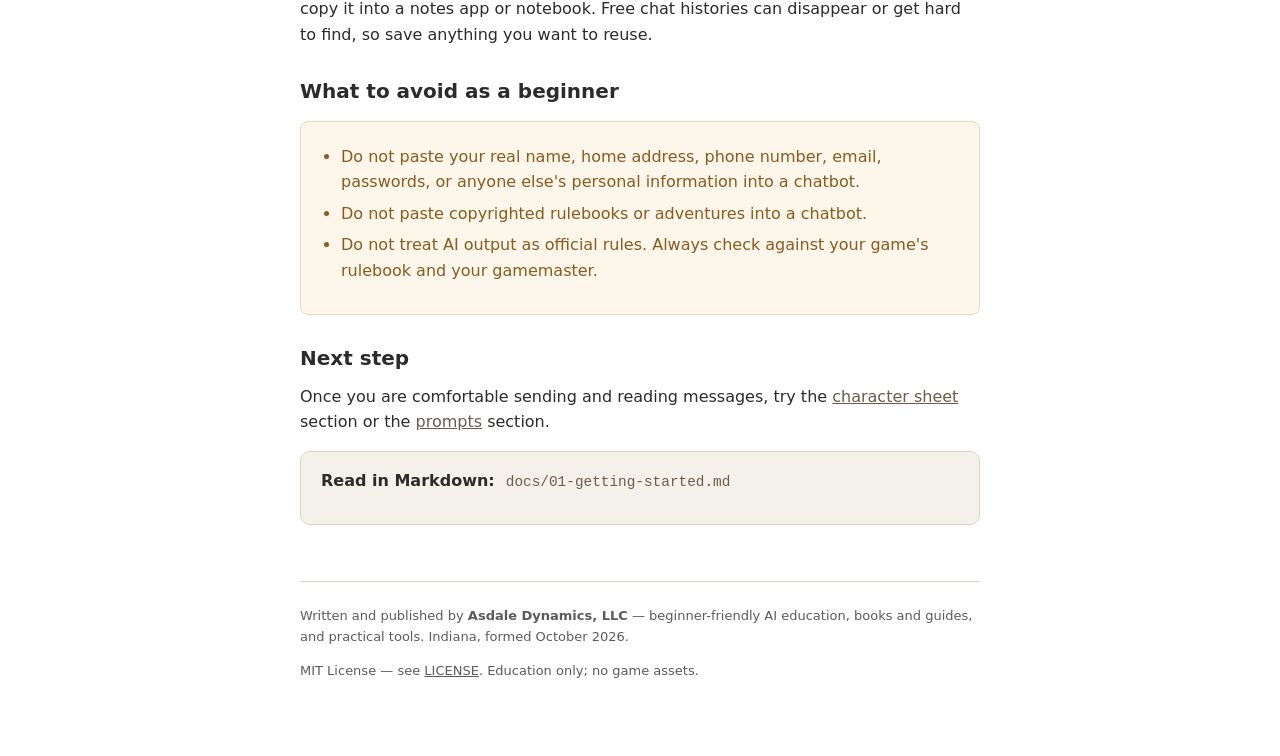
<file: site/getting-started.html>
<!DOCTYPE html>
<html lang="en">
<head>
<meta charset="utf-8">
<meta name="viewport" content="width=device-width, initial-scale=1">
<title>Getting Started with Free AI — Asdale Dynamics</title>
<link rel="stylesheet" href="assets/style.css">
<link rel="stylesheet" href="assets/print.css" media="print">
</head>
<body>
<a href="#content" class="skip-link">Skip to content</a>
<div class="site">
<header>
<h1 class="site-title">AI for Tabletop RPGs and Board Games</h1>
<p class="site-tagline">Getting Started with Free AI</p>
<nav>
<a href="index.html">Home</a>
<a href="getting-started.html">Getting Started</a>
<a href="character-sheets.html">Character Sheets</a>
<a href="campaign-notes.html">Campaign Notes</a>
<a href="npc-ideas.html">NPC Ideas</a>
<a href="rule-clarifications.html">Rule Clarifications</a>
<a href="session-prep.html">Session Prep</a>
<a href="printable-worksheets.html">Printable Worksheets</a>
<a href="step-by-step-prompts.html">Step-by-Step Prompts</a>
<a href="privacy-and-safety.html">Privacy &amp; Safety</a>
<a href="faq.html">FAQ</a>
<a href="board-games.html">Board Games</a>
</nav>
</header>

<main id="content">
<h1>Getting Started with Free AI</h1>
<p>You do not need to pay for AI to use it at your table. This section walks you
through picking a free tool, making an account (or not), and running your first
prompt.</p>

<h2>Step 1: Pick a free AI tool</h2>
<p>Good free options for beginners:</p>
<ul>
<li><strong>Web chatbots with free tiers</strong> — Claude (claude.ai), Google
Gemini (gemini.google.com), Microsoft Copilot (copilot.microsoft.com). These
work in your web browser and have free usage limits.</li>
<li><strong>Local AI you run on your own computer</strong> — Ollama (ollama.com)
with a small model such as Llama 3.2. This runs entirely offline after you
download it. Best for privacy and no account at all.</li>
</ul>
<p>Start with one web chatbot. You can add local AI later if you want.</p>

<h2>Step 2: Make an account (web tools only)</h2>
<ol>
<li>Go to the site for the tool you chose.</li>
<li>Click "Sign up" or "Try for free."</li>
<li>Use an email address. You do not need to give your real name, phone number,
or address unless the site requires it.</li>
<li>Check your email and confirm the account if asked.</li>
</ol>
<p>No credit card is needed for the free tiers described here. If a site asks for
one to start a "free trial," close it and pick a different tool.</p>

<h2>Step 3: Start a new chat</h2>
<ol>
<li>Look for "New chat," "New conversation," or a pencil icon.</li>
<li>Type a greeting like: <em>Hi, I play tabletop roleplaying games. Can you help
me make a character sheet?</em></li>
<li>Press Enter and read the reply.</li>
</ol>
<p>That is it. You are using AI.</p>

<h2>Step 4: Your first tabletop prompt</h2>
<div class="prompt">
<p>I am new to tabletop roleplaying games. I want to make a character for a
fantasy game. Please ask me five short questions, one at a time, to help me
build a character I will enjoy playing. Keep the language simple and
encouraging.</p>
</div>
<p>Send it. Answer each question as it comes. Treat the AI like a helpful friend
who is asking so they can give better advice later.</p>

<h2>Step 5: Keep a "favorites" list</h2>
<p>When the AI gives you something useful (a good NPC idea, a clear rule summary),
copy it into a notes app or notebook. Free chat histories can disappear or get
hard to find, so save anything you want to reuse.</p>

<h2>What to avoid as a beginner</h2>
<div class="warn">
<ul>
<li>Do not paste your real name, home address, phone number, email, passwords, or
anyone else's personal information into a chatbot.</li>
<li>Do not paste copyrighted rulebooks or adventures into a chatbot.</li>
<li>Do not treat AI output as official rules. Always check against your game's
rulebook and your gamemaster.</li>
</ul>
</div>

<h2>Next step</h2>
<p>Once you are comfortable sending and reading messages, try the
<a href="character-sheets.html">character sheet</a> section or the
<a href="step-by-step-prompts.html">prompts</a> section.</p>

<div class="card no-print">
<p><strong>Read in Markdown:</strong> <code>docs/01-getting-started.md</code></p>
</div>
</main>

<footer>
<p>Written and published by <strong>Asdale Dynamics, LLC</strong> — beginner-friendly AI education,
books and guides, and practical tools. Indiana, formed October 2026.</p>
<p>MIT License — see <a href="../LICENSE">LICENSE</a>. Education only; no game assets.</p>
</footer>
</div>
</body>
</html>
</file>
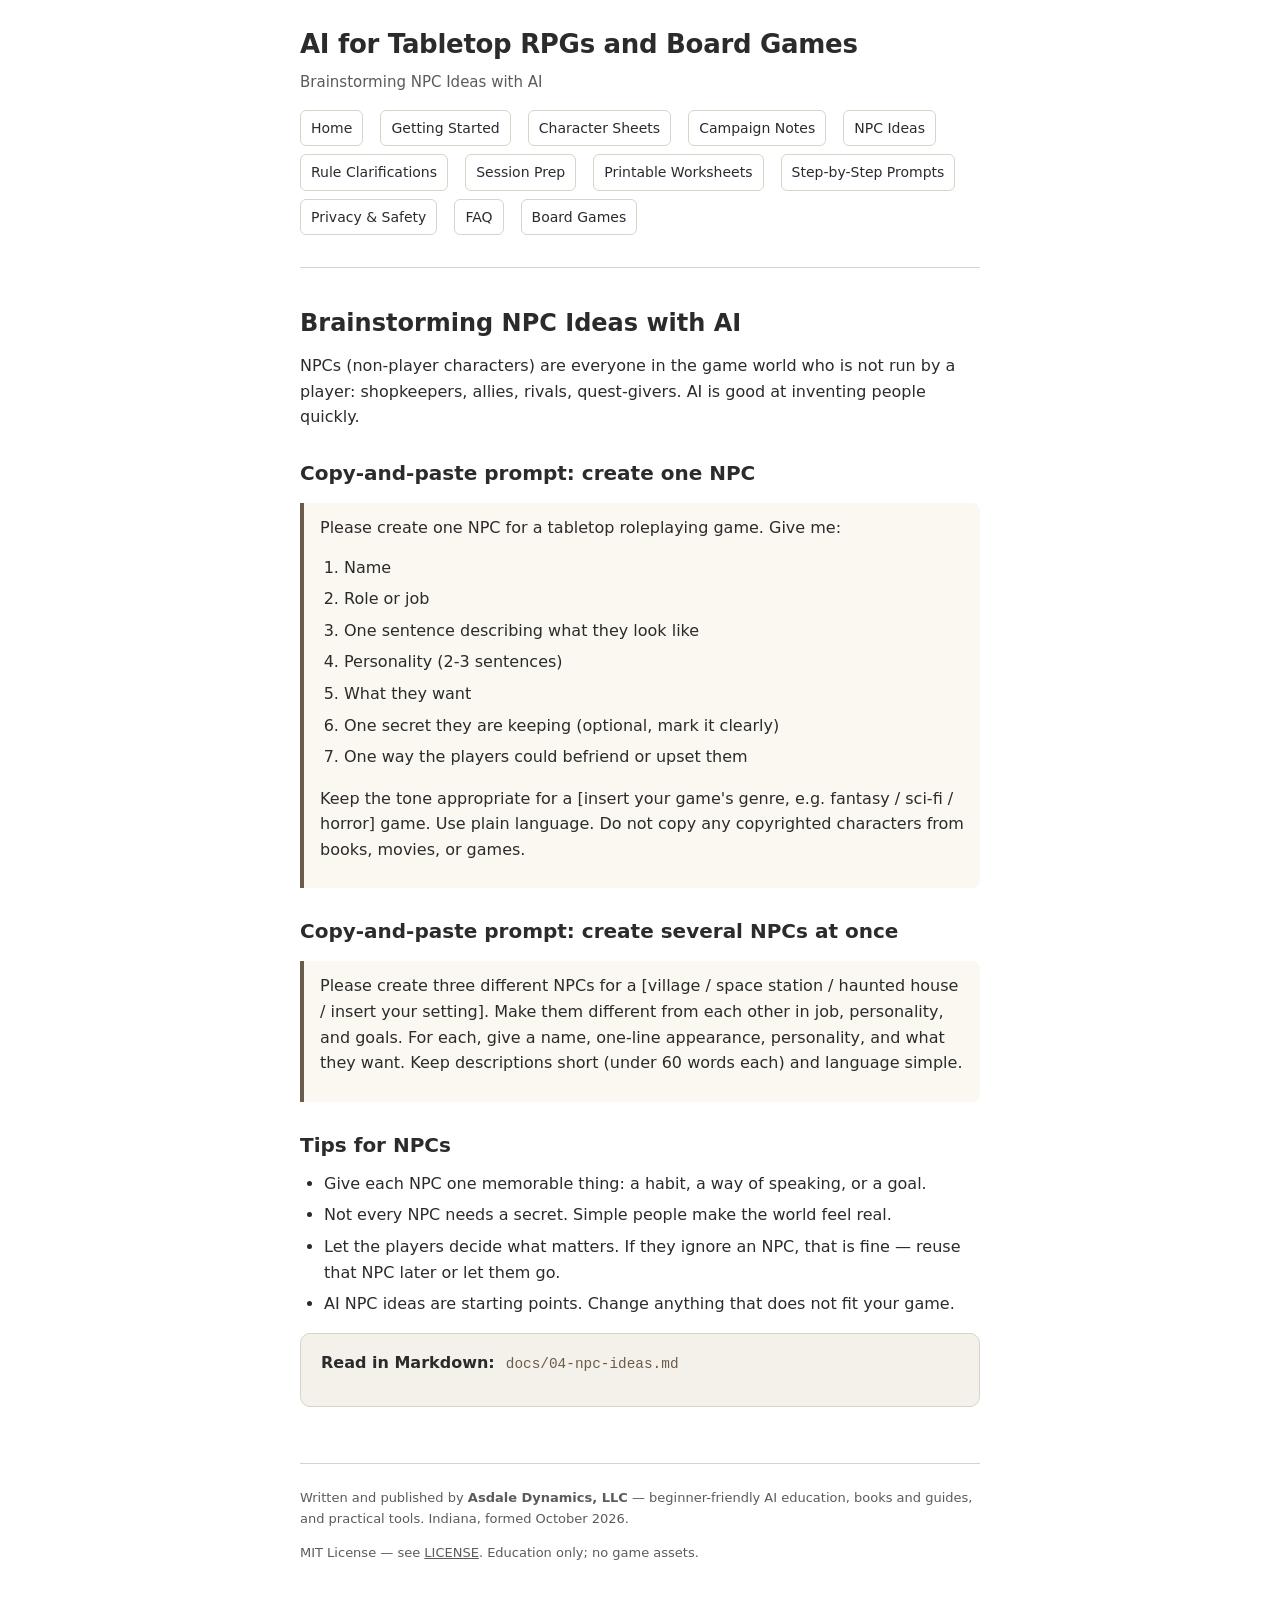
<file: site/npc-ideas.html>
<!DOCTYPE html>
<html lang="en">
<head>
<meta charset="utf-8">
<meta name="viewport" content="width=device-width, initial-scale=1">
<title>NPC Ideas with AI — Asdale Dynamics</title>
<link rel="stylesheet" href="assets/style.css">
<link rel="stylesheet" href="assets/print.css" media="print">
</head>
<body>
<a href="#content" class="skip-link">Skip to content</a>
<div class="site">
<header>
<h1 class="site-title">AI for Tabletop RPGs and Board Games</h1>
<p class="site-tagline">Brainstorming NPC Ideas with AI</p>
<nav>
<a href="index.html">Home</a>
<a href="getting-started.html">Getting Started</a>
<a href="character-sheets.html">Character Sheets</a>
<a href="campaign-notes.html">Campaign Notes</a>
<a href="npc-ideas.html">NPC Ideas</a>
<a href="rule-clarifications.html">Rule Clarifications</a>
<a href="session-prep.html">Session Prep</a>
<a href="printable-worksheets.html">Printable Worksheets</a>
<a href="step-by-step-prompts.html">Step-by-Step Prompts</a>
<a href="privacy-and-safety.html">Privacy &amp; Safety</a>
<a href="faq.html">FAQ</a>
<a href="board-games.html">Board Games</a>
</nav>
</header>

<main id="content">
<h1>Brainstorming NPC Ideas with AI</h1>
<p>NPCs (non-player characters) are everyone in the game world who is not run by
a player: shopkeepers, allies, rivals, quest-givers. AI is good at inventing
people quickly.</p>

<h2>Copy-and-paste prompt: create one NPC</h2>
<div class="prompt">
<p>Please create one NPC for a tabletop roleplaying game. Give me:</p>
<ol>
<li>Name</li>
<li>Role or job</li>
<li>One sentence describing what they look like</li>
<li>Personality (2-3 sentences)</li>
<li>What they want</li>
<li>One secret they are keeping (optional, mark it clearly)</li>
<li>One way the players could befriend or upset them</li>
</ol>
<p>Keep the tone appropriate for a [insert your game's genre, e.g. fantasy /
sci-fi / horror] game. Use plain language. Do not copy any copyrighted
characters from books, movies, or games.</p>
</div>

<h2>Copy-and-paste prompt: create several NPCs at once</h2>
<div class="prompt">
<p>Please create three different NPCs for a [village / space station / haunted
house / insert your setting]. Make them different from each other in job,
personality, and goals. For each, give a name, one-line appearance,
personality, and what they want. Keep descriptions short (under 60 words each)
and language simple.</p>
</div>

<h2>Tips for NPCs</h2>
<ul>
<li>Give each NPC one memorable thing: a habit, a way of speaking, or a goal.</li>
<li>Not every NPC needs a secret. Simple people make the world feel real.</li>
<li>Let the players decide what matters. If they ignore an NPC, that is fine —
reuse that NPC later or let them go.</li>
<li>AI NPC ideas are starting points. Change anything that does not fit your
game.</li>
</ul>

<div class="card no-print">
<p><strong>Read in Markdown:</strong> <code>docs/04-npc-ideas.md</code></p>
</div>
</main>

<footer>
<p>Written and published by <strong>Asdale Dynamics, LLC</strong> — beginner-friendly AI education,
books and guides, and practical tools. Indiana, formed October 2026.</p>
<p>MIT License — see <a href="../LICENSE">LICENSE</a>. Education only; no game assets.</p>
</footer>
</div>
</body>
</html>
</file>
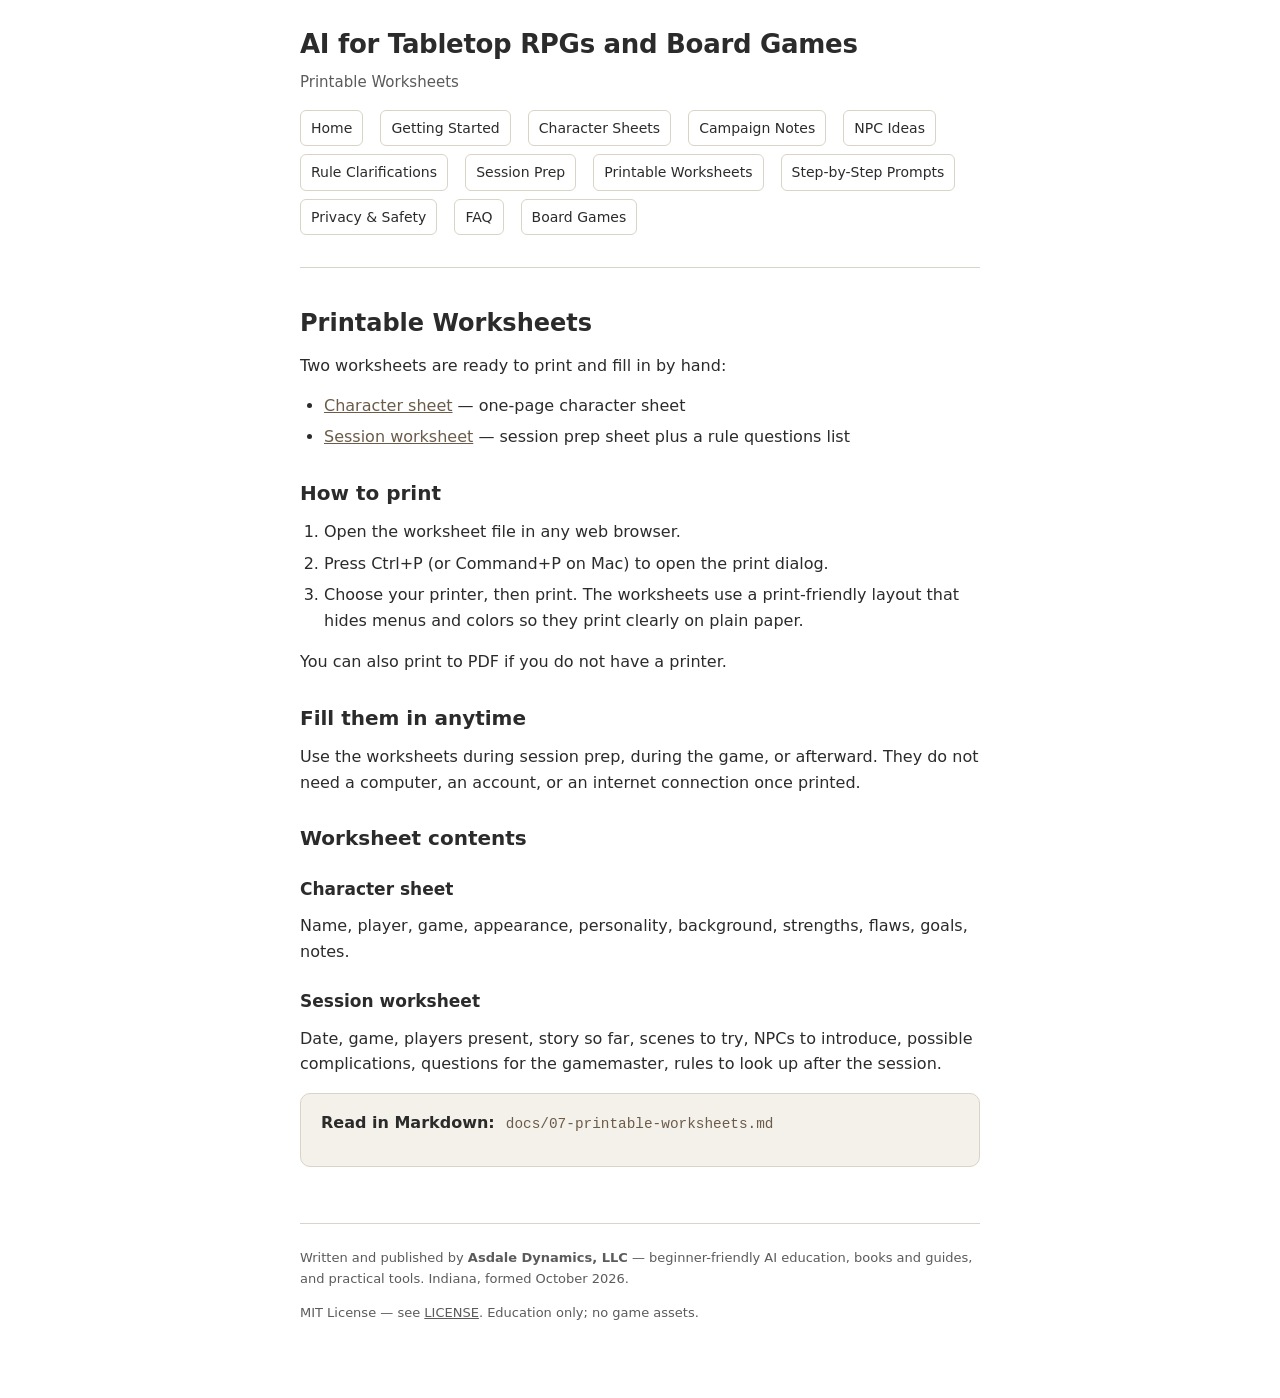
<file: site/printable-worksheets.html>
<!DOCTYPE html>
<html lang="en">
<head>
<meta charset="utf-8">
<meta name="viewport" content="width=device-width, initial-scale=1">
<title>Printable Worksheets — Asdale Dynamics</title>
<link rel="stylesheet" href="assets/style.css">
<link rel="stylesheet" href="assets/print.css" media="print">
</head>
<body>
<a href="#content" class="skip-link">Skip to content</a>
<div class="site">
<header>
<h1 class="site-title">AI for Tabletop RPGs and Board Games</h1>
<p class="site-tagline">Printable Worksheets</p>
<nav>
<a href="index.html">Home</a>
<a href="getting-started.html">Getting Started</a>
<a href="character-sheets.html">Character Sheets</a>
<a href="campaign-notes.html">Campaign Notes</a>
<a href="npc-ideas.html">NPC Ideas</a>
<a href="rule-clarifications.html">Rule Clarifications</a>
<a href="session-prep.html">Session Prep</a>
<a href="printable-worksheets.html">Printable Worksheets</a>
<a href="step-by-step-prompts.html">Step-by-Step Prompts</a>
<a href="privacy-and-safety.html">Privacy &amp; Safety</a>
<a href="faq.html">FAQ</a>
<a href="board-games.html">Board Games</a>
</nav>
</header>

<main id="content">
<h1>Printable Worksheets</h1>
<p>Two worksheets are ready to print and fill in by hand:</p>
<ul>
<li><a href="worksheets/character-sheet.html">Character sheet</a> — one-page
character sheet</li>
<li><a href="worksheets/session-worksheet.html">Session worksheet</a> — session
prep sheet plus a rule questions list</li>
</ul>

<h2>How to print</h2>
<ol>
<li>Open the worksheet file in any web browser.</li>
<li>Press Ctrl+P (or Command+P on Mac) to open the print dialog.</li>
<li>Choose your printer, then print. The worksheets use a print-friendly layout
that hides menus and colors so they print clearly on plain paper.</li>
</ol>
<p>You can also print to PDF if you do not have a printer.</p>

<h2>Fill them in anytime</h2>
<p>Use the worksheets during session prep, during the game, or afterward. They do
not need a computer, an account, or an internet connection once printed.</p>

<h2>Worksheet contents</h2>
<h3>Character sheet</h3>
<p>Name, player, game, appearance, personality, background, strengths, flaws,
goals, notes.</p>
<h3>Session worksheet</h3>
<p>Date, game, players present, story so far, scenes to try, NPCs to introduce,
possible complications, questions for the gamemaster, rules to look up after
the session.</p>

<div class="card no-print">
<p><strong>Read in Markdown:</strong> <code>docs/07-printable-worksheets.md</code></p>
</div>
</main>

<footer>
<p>Written and published by <strong>Asdale Dynamics, LLC</strong> — beginner-friendly AI education,
books and guides, and practical tools. Indiana, formed October 2026.</p>
<p>MIT License — see <a href="../LICENSE">LICENSE</a>. Education only; no game assets.</p>
</footer>
</div>
</body>
</html>
</file>
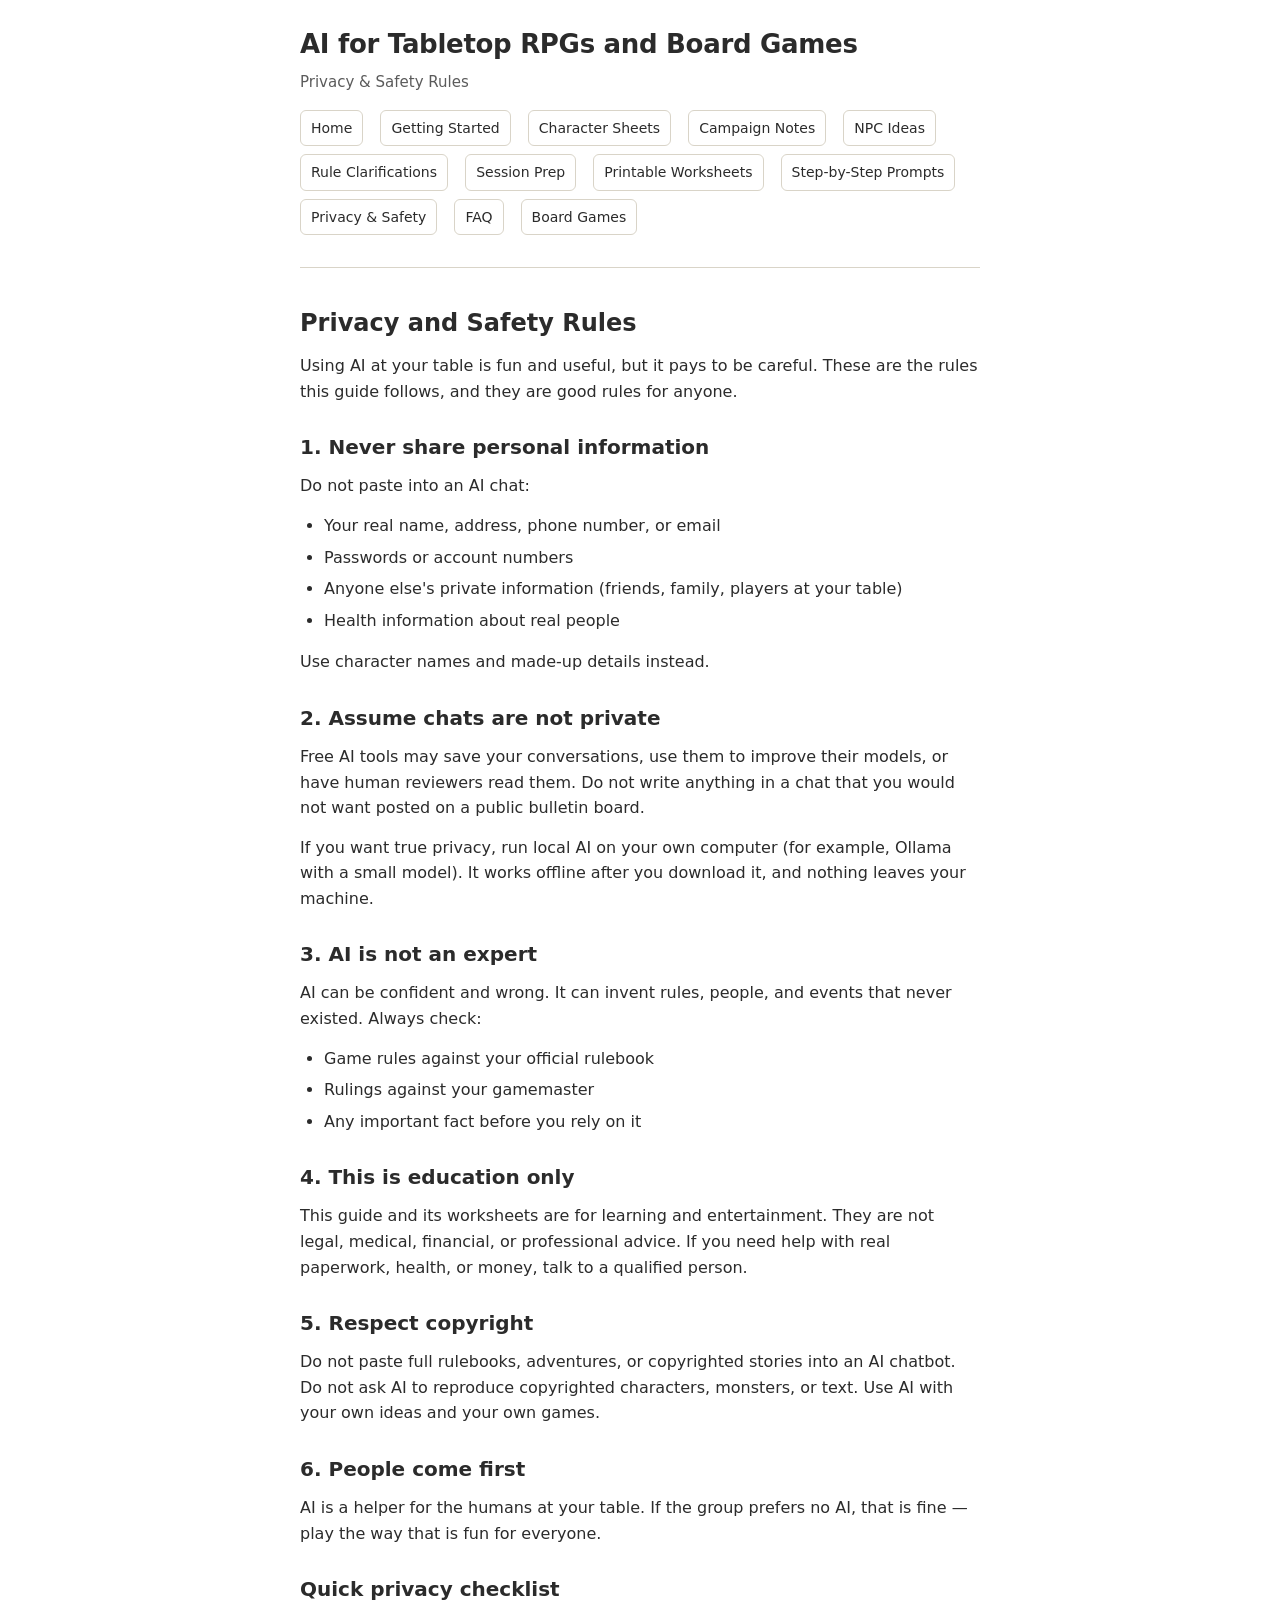
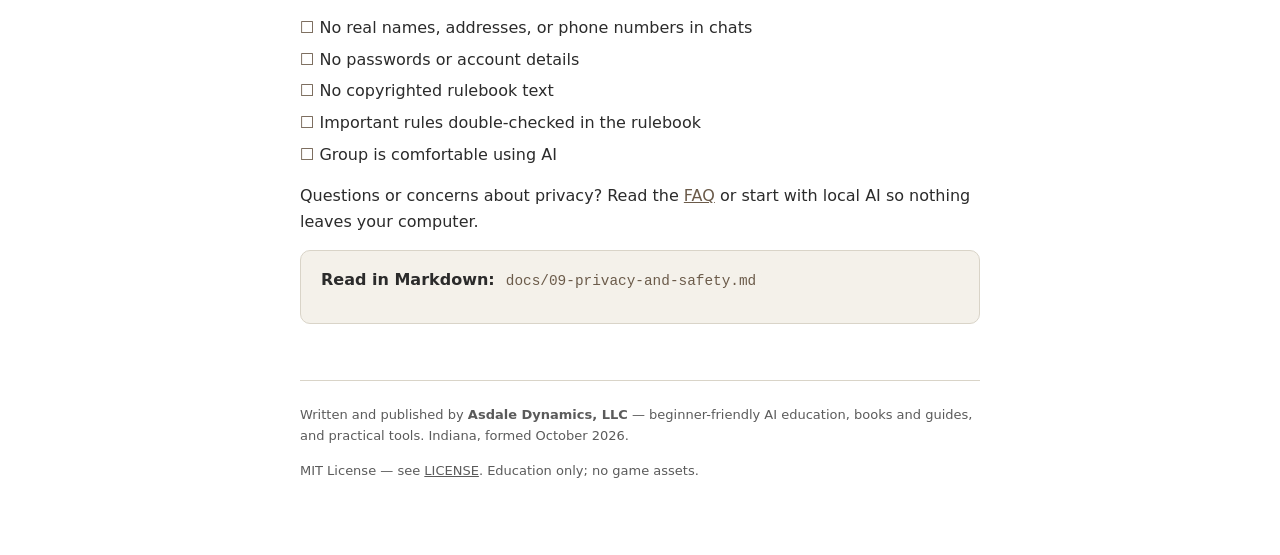
<file: site/privacy-and-safety.html>
<!DOCTYPE html>
<html lang="en">
<head>
<meta charset="utf-8">
<meta name="viewport" content="width=device-width, initial-scale=1">
<title>Privacy &amp; Safety — Asdale Dynamics</title>
<link rel="stylesheet" href="assets/style.css">
<link rel="stylesheet" href="assets/print.css" media="print">
</head>
<body>
<a href="#content" class="skip-link">Skip to content</a>
<div class="site">
<header>
<h1 class="site-title">AI for Tabletop RPGs and Board Games</h1>
<p class="site-tagline">Privacy &amp; Safety Rules</p>
<nav>
<a href="index.html">Home</a>
<a href="getting-started.html">Getting Started</a>
<a href="character-sheets.html">Character Sheets</a>
<a href="campaign-notes.html">Campaign Notes</a>
<a href="npc-ideas.html">NPC Ideas</a>
<a href="rule-clarifications.html">Rule Clarifications</a>
<a href="session-prep.html">Session Prep</a>
<a href="printable-worksheets.html">Printable Worksheets</a>
<a href="step-by-step-prompts.html">Step-by-Step Prompts</a>
<a href="privacy-and-safety.html">Privacy &amp; Safety</a>
<a href="faq.html">FAQ</a>
<a href="board-games.html">Board Games</a>
</nav>
</header>

<main id="content">
<h1>Privacy and Safety Rules</h1>
<p>Using AI at your table is fun and useful, but it pays to be careful. These are
the rules this guide follows, and they are good rules for anyone.</p>

<h2>1. Never share personal information</h2>
<p>Do not paste into an AI chat:</p>
<ul>
<li>Your real name, address, phone number, or email</li>
<li>Passwords or account numbers</li>
<li>Anyone else's private information (friends, family, players at your table)</li>
<li>Health information about real people</li>
</ul>
<p>Use character names and made-up details instead.</p>

<h2>2. Assume chats are not private</h2>
<p>Free AI tools may save your conversations, use them to improve their models, or
have human reviewers read them. Do not write anything in a chat that you would
not want posted on a public bulletin board.</p>
<p>If you want true privacy, run local AI on your own computer (for example, Ollama
with a small model). It works offline after you download it, and nothing leaves
your machine.</p>

<h2>3. AI is not an expert</h2>
<p>AI can be confident and wrong. It can invent rules, people, and events that
never existed. Always check:</p>
<ul>
<li>Game rules against your official rulebook</li>
<li>Rulings against your gamemaster</li>
<li>Any important fact before you rely on it</li>
</ul>

<h2>4. This is education only</h2>
<p>This guide and its worksheets are for learning and entertainment. They are not
legal, medical, financial, or professional advice. If you need help with real
paperwork, health, or money, talk to a qualified person.</p>

<h2>5. Respect copyright</h2>
<p>Do not paste full rulebooks, adventures, or copyrighted stories into an AI
chatbot. Do not ask AI to reproduce copyrighted characters, monsters, or text.
Use AI with your own ideas and your own games.</p>

<h2>6. People come first</h2>
<p>AI is a helper for the humans at your table. If the group prefers no AI, that
is fine — play the way that is fun for everyone.</p>

<h2>Quick privacy checklist</h2>
<ul class="checklist">
<li>No real names, addresses, or phone numbers in chats</li>
<li>No passwords or account details</li>
<li>No copyrighted rulebook text</li>
<li>Important rules double-checked in the rulebook</li>
<li>Group is comfortable using AI</li>
</ul>

<p>Questions or concerns about privacy? Read the <a href="faq.html">FAQ</a> or
start with local AI so nothing leaves your computer.</p>

<div class="card no-print">
<p><strong>Read in Markdown:</strong> <code>docs/09-privacy-and-safety.md</code></p>
</div>
</main>

<footer>
<p>Written and published by <strong>Asdale Dynamics, LLC</strong> — beginner-friendly AI education,
books and guides, and practical tools. Indiana, formed October 2026.</p>
<p>MIT License — see <a href="../LICENSE">LICENSE</a>. Education only; no game assets.</p>
</footer>
</div>
</body>
</html>
</file>
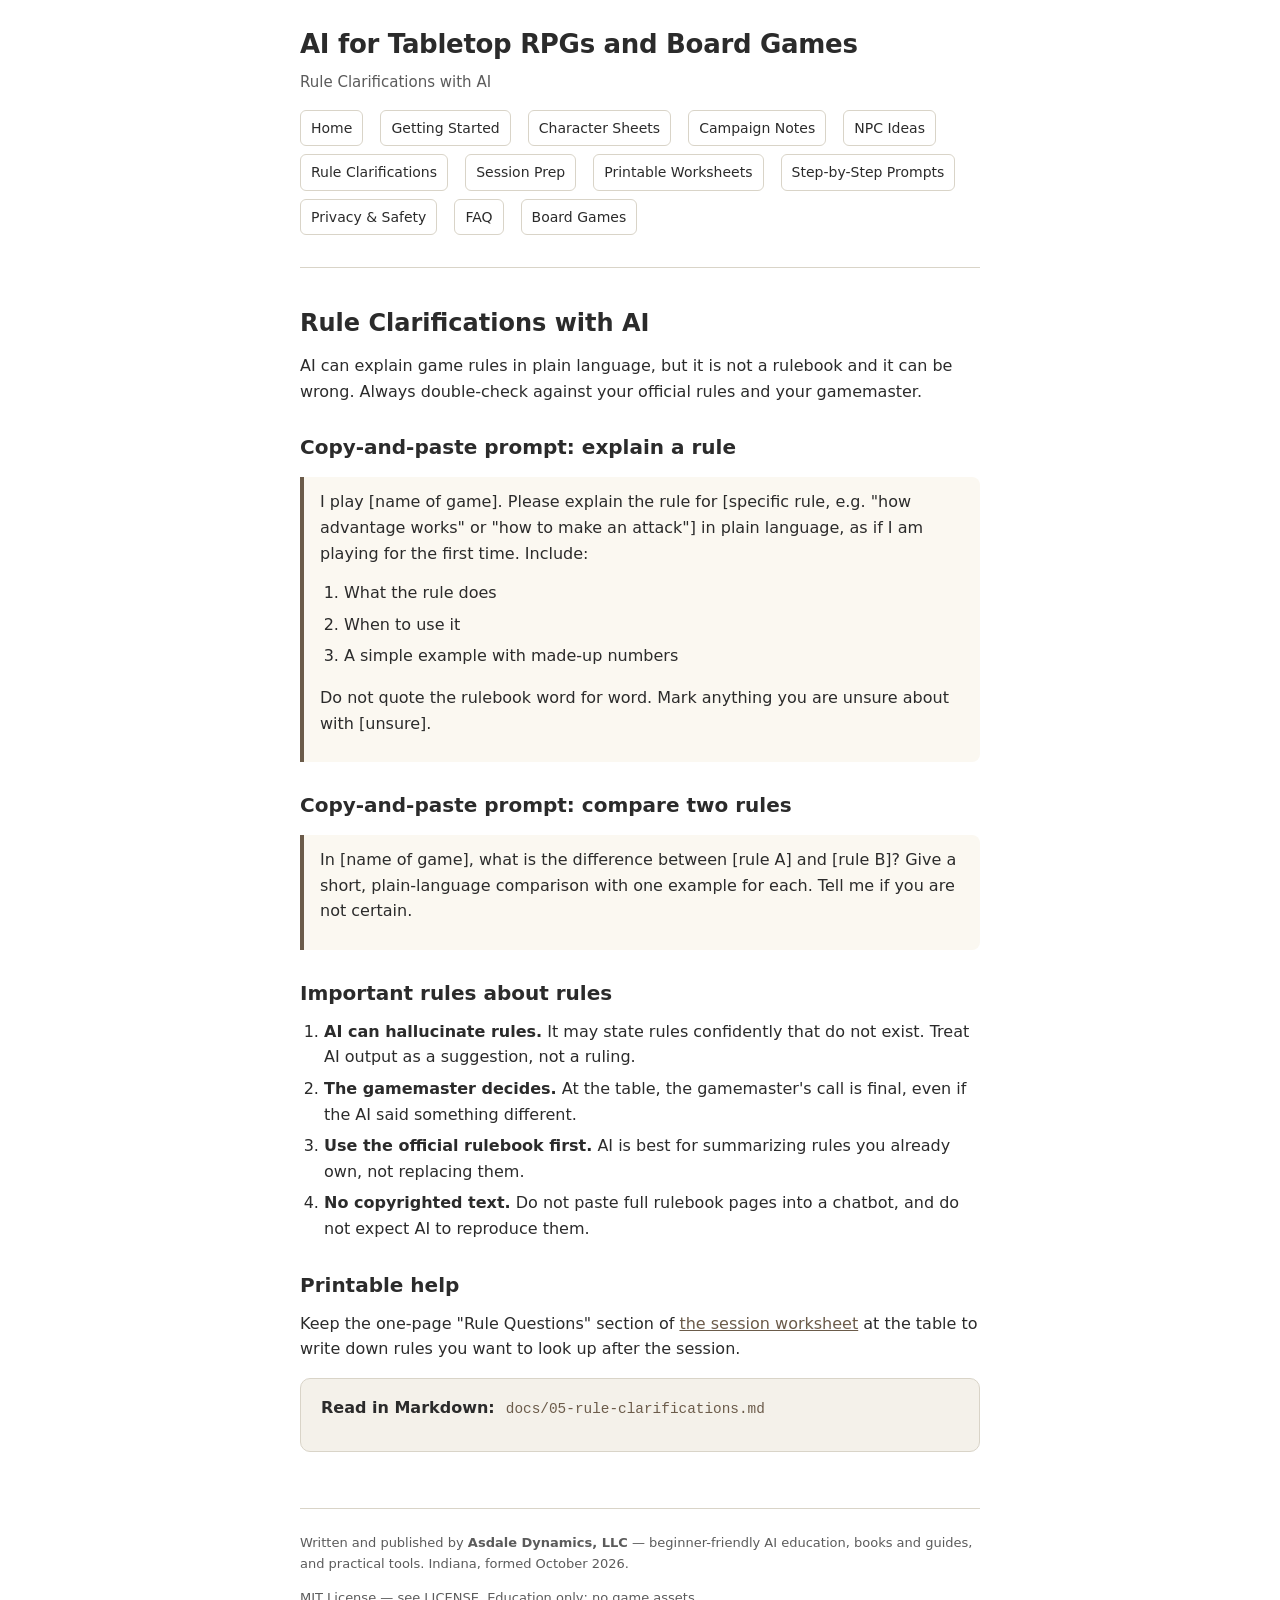
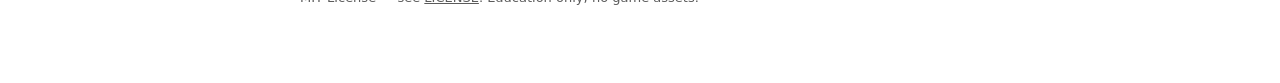
<file: site/rule-clarifications.html>
<!DOCTYPE html>
<html lang="en">
<head>
<meta charset="utf-8">
<meta name="viewport" content="width=device-width, initial-scale=1">
<title>Rule Clarifications with AI — Asdale Dynamics</title>
<link rel="stylesheet" href="assets/style.css">
<link rel="stylesheet" href="assets/print.css" media="print">
</head>
<body>
<a href="#content" class="skip-link">Skip to content</a>
<div class="site">
<header>
<h1 class="site-title">AI for Tabletop RPGs and Board Games</h1>
<p class="site-tagline">Rule Clarifications with AI</p>
<nav>
<a href="index.html">Home</a>
<a href="getting-started.html">Getting Started</a>
<a href="character-sheets.html">Character Sheets</a>
<a href="campaign-notes.html">Campaign Notes</a>
<a href="npc-ideas.html">NPC Ideas</a>
<a href="rule-clarifications.html">Rule Clarifications</a>
<a href="session-prep.html">Session Prep</a>
<a href="printable-worksheets.html">Printable Worksheets</a>
<a href="step-by-step-prompts.html">Step-by-Step Prompts</a>
<a href="privacy-and-safety.html">Privacy &amp; Safety</a>
<a href="faq.html">FAQ</a>
<a href="board-games.html">Board Games</a>
</nav>
</header>

<main id="content">
<h1>Rule Clarifications with AI</h1>
<p>AI can explain game rules in plain language, but it is not a rulebook and it
can be wrong. Always double-check against your official rules and your
gamemaster.</p>

<h2>Copy-and-paste prompt: explain a rule</h2>
<div class="prompt">
<p>I play [name of game]. Please explain the rule for [specific rule, e.g. "how
advantage works" or "how to make an attack"] in plain language, as if I am
playing for the first time. Include:</p>
<ol>
<li>What the rule does</li>
<li>When to use it</li>
<li>A simple example with made-up numbers</li>
</ol>
<p>Do not quote the rulebook word for word. Mark anything you are unsure about
with [unsure].</p>
</div>

<h2>Copy-and-paste prompt: compare two rules</h2>
<div class="prompt">
<p>In [name of game], what is the difference between [rule A] and [rule B]? Give
a short, plain-language comparison with one example for each. Tell me if you
are not certain.</p>
</div>

<h2>Important rules about rules</h2>
<ol>
<li><strong>AI can hallucinate rules.</strong> It may state rules confidently
that do not exist. Treat AI output as a suggestion, not a ruling.</li>
<li><strong>The gamemaster decides.</strong> At the table, the gamemaster's call
is final, even if the AI said something different.</li>
<li><strong>Use the official rulebook first.</strong> AI is best for summarizing
rules you already own, not replacing them.</li>
<li><strong>No copyrighted text.</strong> Do not paste full rulebook pages into
a chatbot, and do not expect AI to reproduce them.</li>
</ol>

<h2>Printable help</h2>
<p>Keep the one-page "Rule Questions" section of
<a href="worksheets/session-worksheet.html">the session worksheet</a> at the
table to write down rules you want to look up after the session.</p>

<div class="card no-print">
<p><strong>Read in Markdown:</strong> <code>docs/05-rule-clarifications.md</code></p>
</div>
</main>

<footer>
<p>Written and published by <strong>Asdale Dynamics, LLC</strong> — beginner-friendly AI education,
books and guides, and practical tools. Indiana, formed October 2026.</p>
<p>MIT License — see <a href="../LICENSE">LICENSE</a>. Education only; no game assets.</p>
</footer>
</div>
</body>
</html>
</file>
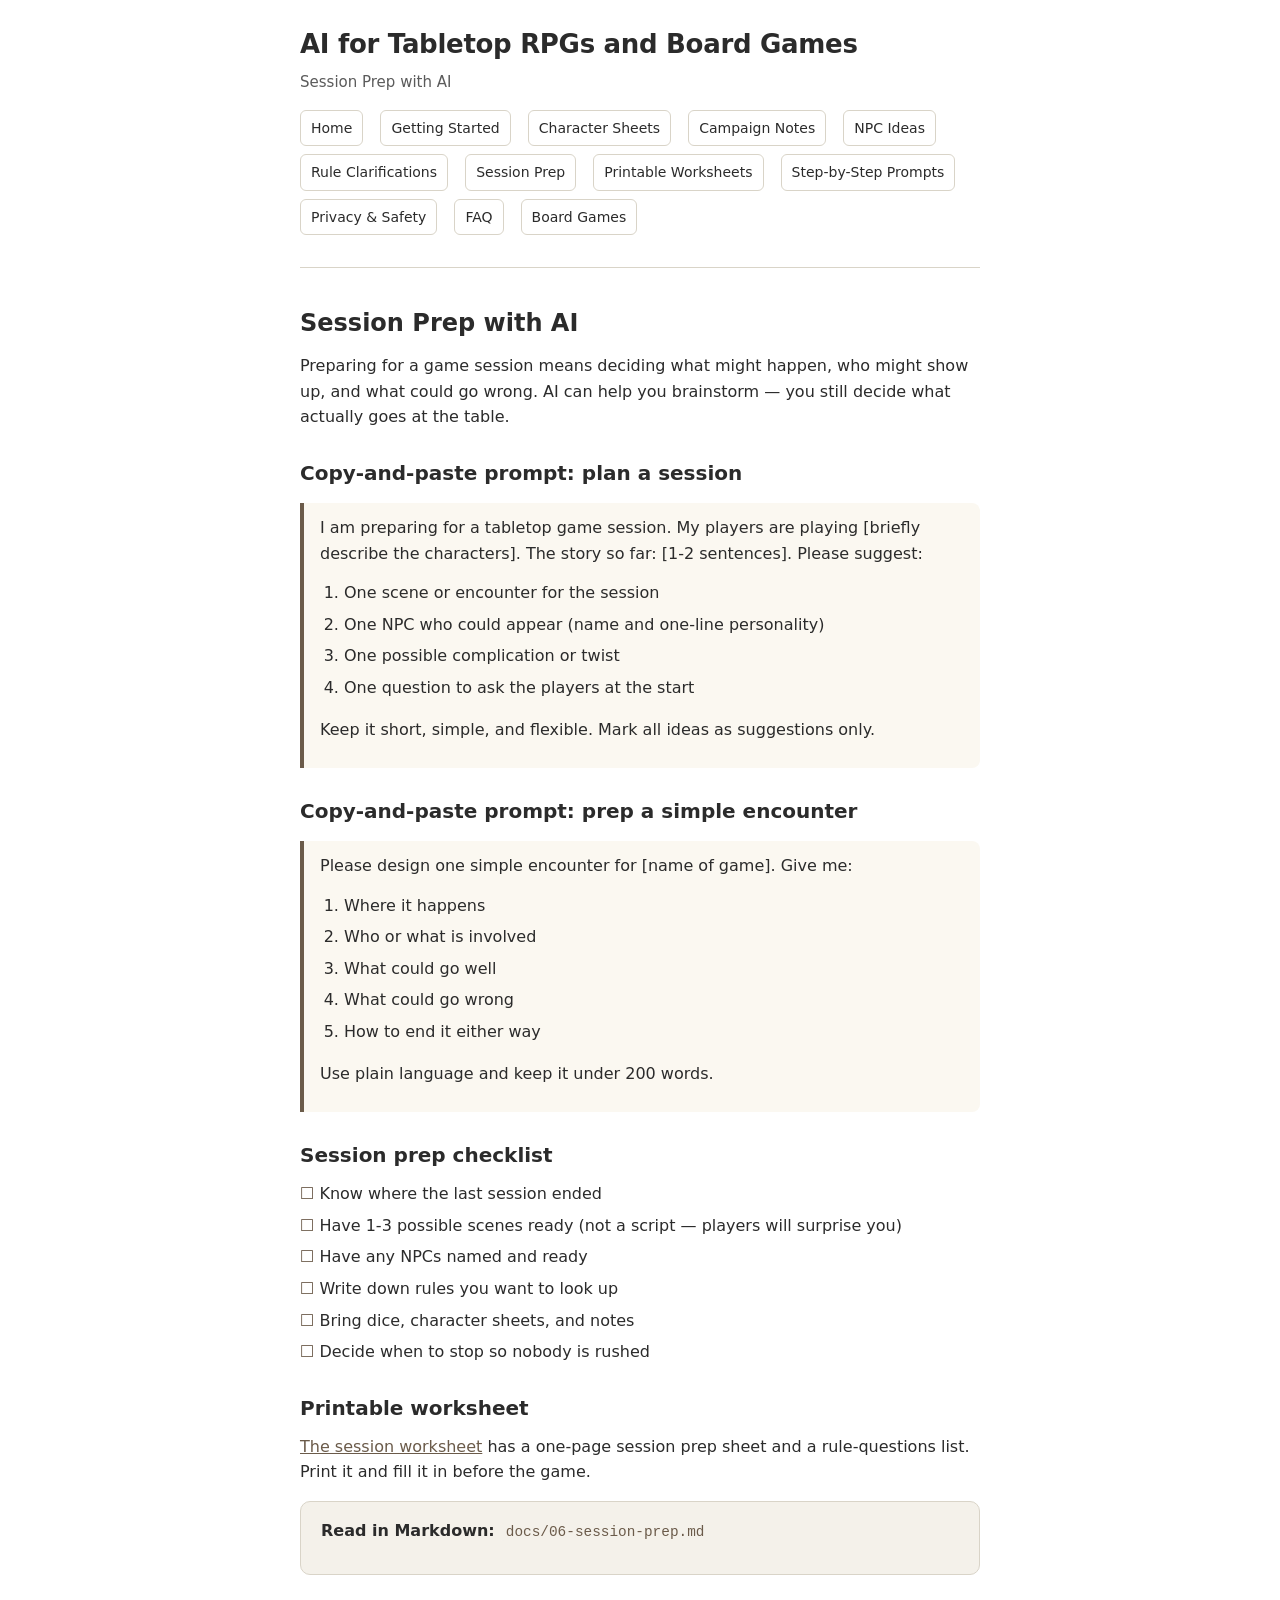
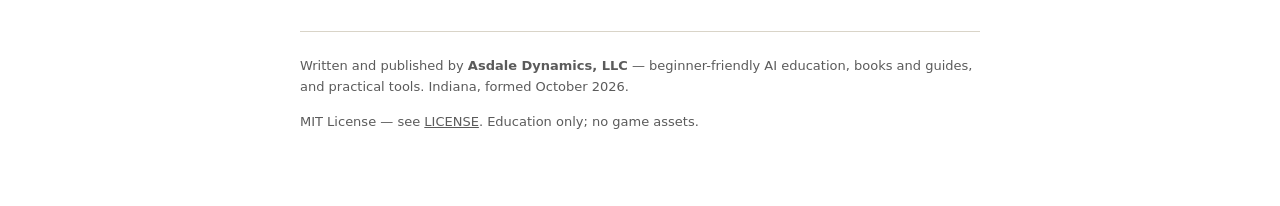
<file: site/session-prep.html>
<!DOCTYPE html>
<html lang="en">
<head>
<meta charset="utf-8">
<meta name="viewport" content="width=device-width, initial-scale=1">
<title>Session Prep with AI — Asdale Dynamics</title>
<link rel="stylesheet" href="assets/style.css">
<link rel="stylesheet" href="assets/print.css" media="print">
</head>
<body>
<a href="#content" class="skip-link">Skip to content</a>
<div class="site">
<header>
<h1 class="site-title">AI for Tabletop RPGs and Board Games</h1>
<p class="site-tagline">Session Prep with AI</p>
<nav>
<a href="index.html">Home</a>
<a href="getting-started.html">Getting Started</a>
<a href="character-sheets.html">Character Sheets</a>
<a href="campaign-notes.html">Campaign Notes</a>
<a href="npc-ideas.html">NPC Ideas</a>
<a href="rule-clarifications.html">Rule Clarifications</a>
<a href="session-prep.html">Session Prep</a>
<a href="printable-worksheets.html">Printable Worksheets</a>
<a href="step-by-step-prompts.html">Step-by-Step Prompts</a>
<a href="privacy-and-safety.html">Privacy &amp; Safety</a>
<a href="faq.html">FAQ</a>
<a href="board-games.html">Board Games</a>
</nav>
</header>

<main id="content">
<h1>Session Prep with AI</h1>
<p>Preparing for a game session means deciding what might happen, who might show
up, and what could go wrong. AI can help you brainstorm — you still decide what
actually goes at the table.</p>

<h2>Copy-and-paste prompt: plan a session</h2>
<div class="prompt">
<p>I am preparing for a tabletop game session. My players are playing [briefly
describe the characters]. The story so far: [1-2 sentences]. Please suggest:</p>
<ol>
<li>One scene or encounter for the session</li>
<li>One NPC who could appear (name and one-line personality)</li>
<li>One possible complication or twist</li>
<li>One question to ask the players at the start</li>
</ol>
<p>Keep it short, simple, and flexible. Mark all ideas as suggestions only.</p>
</div>

<h2>Copy-and-paste prompt: prep a simple encounter</h2>
<div class="prompt">
<p>Please design one simple encounter for [name of game]. Give me:</p>
<ol>
<li>Where it happens</li>
<li>Who or what is involved</li>
<li>What could go well</li>
<li>What could go wrong</li>
<li>How to end it either way</li>
</ol>
<p>Use plain language and keep it under 200 words.</p>
</div>

<h2>Session prep checklist</h2>
<ul class="checklist">
<li>Know where the last session ended</li>
<li>Have 1-3 possible scenes ready (not a script — players will surprise you)</li>
<li>Have any NPCs named and ready</li>
<li>Write down rules you want to look up</li>
<li>Bring dice, character sheets, and notes</li>
<li>Decide when to stop so nobody is rushed</li>
</ul>

<h2>Printable worksheet</h2>
<p><a href="worksheets/session-worksheet.html">The session worksheet</a> has a
one-page session prep sheet and a rule-questions list. Print it and fill it in
before the game.</p>

<div class="card no-print">
<p><strong>Read in Markdown:</strong> <code>docs/06-session-prep.md</code></p>
</div>
</main>

<footer>
<p>Written and published by <strong>Asdale Dynamics, LLC</strong> — beginner-friendly AI education,
books and guides, and practical tools. Indiana, formed October 2026.</p>
<p>MIT License — see <a href="../LICENSE">LICENSE</a>. Education only; no game assets.</p>
</footer>
</div>
</body>
</html>
</file>
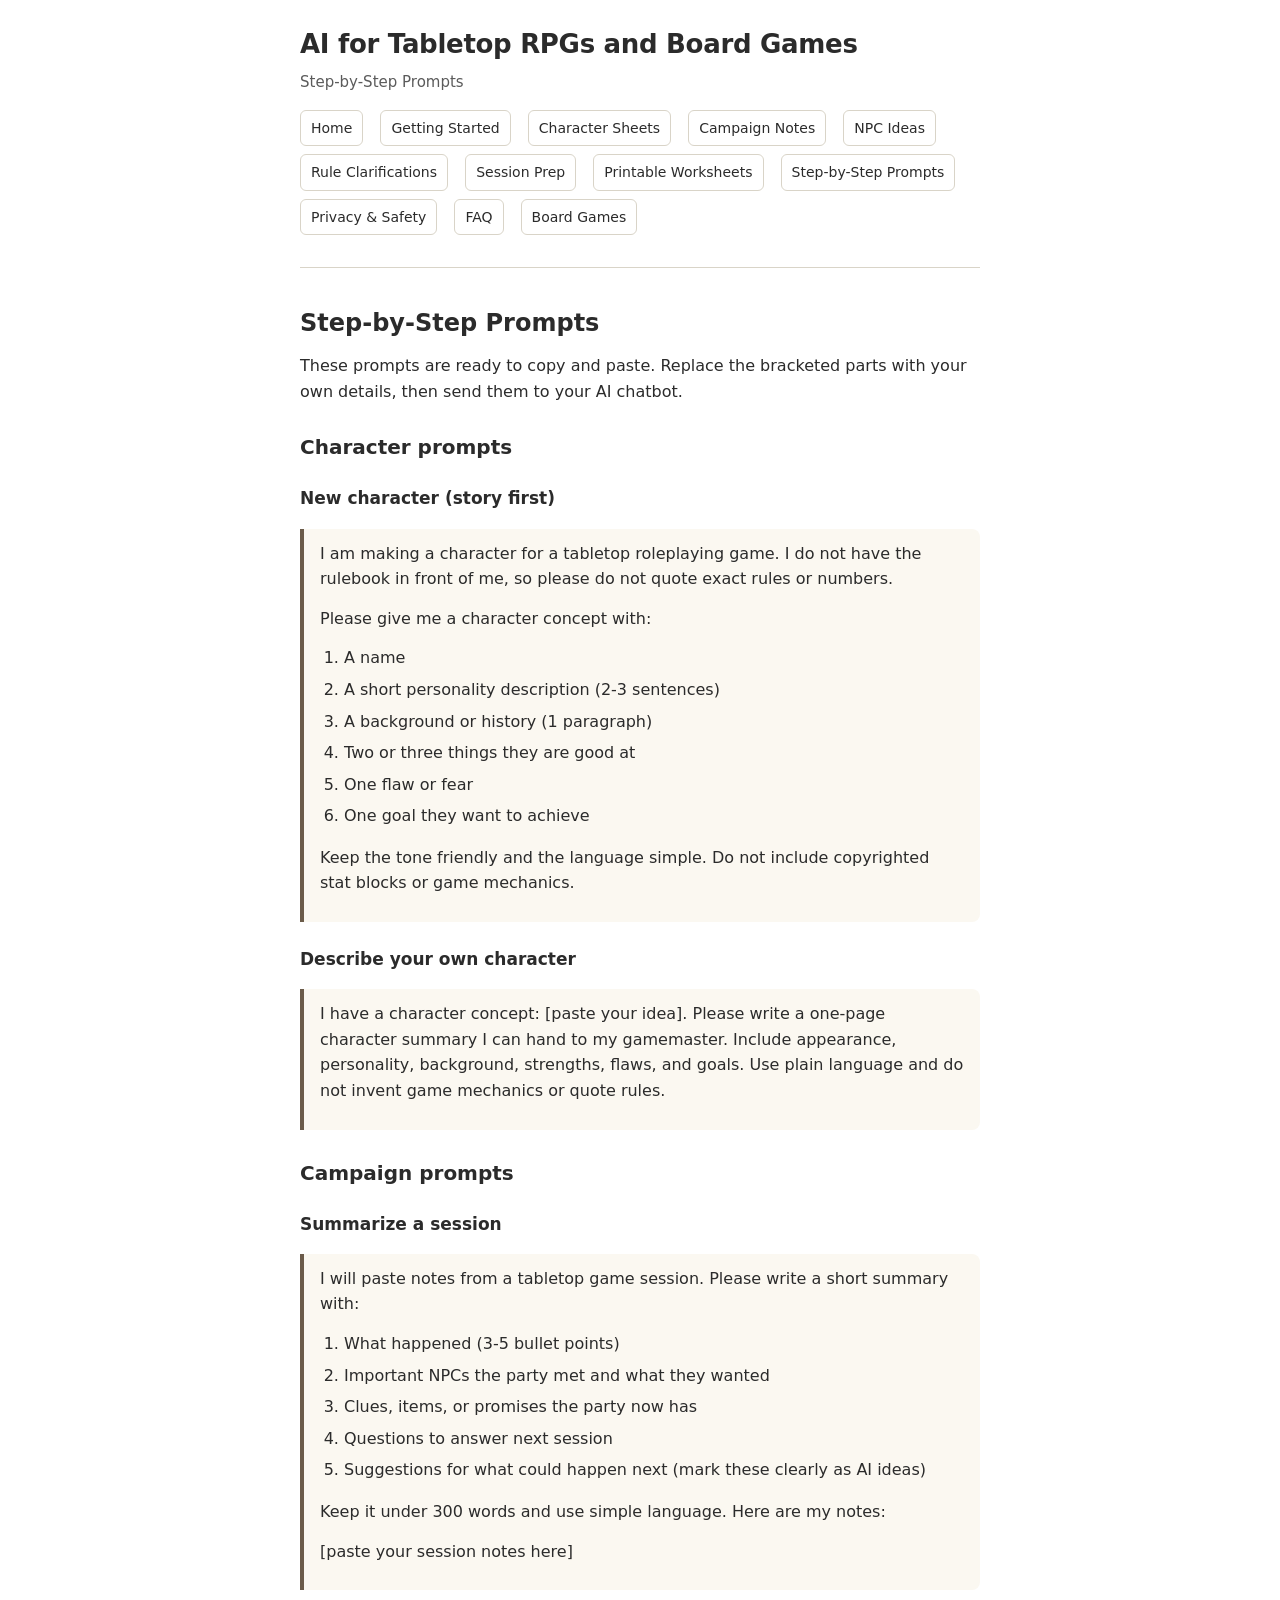
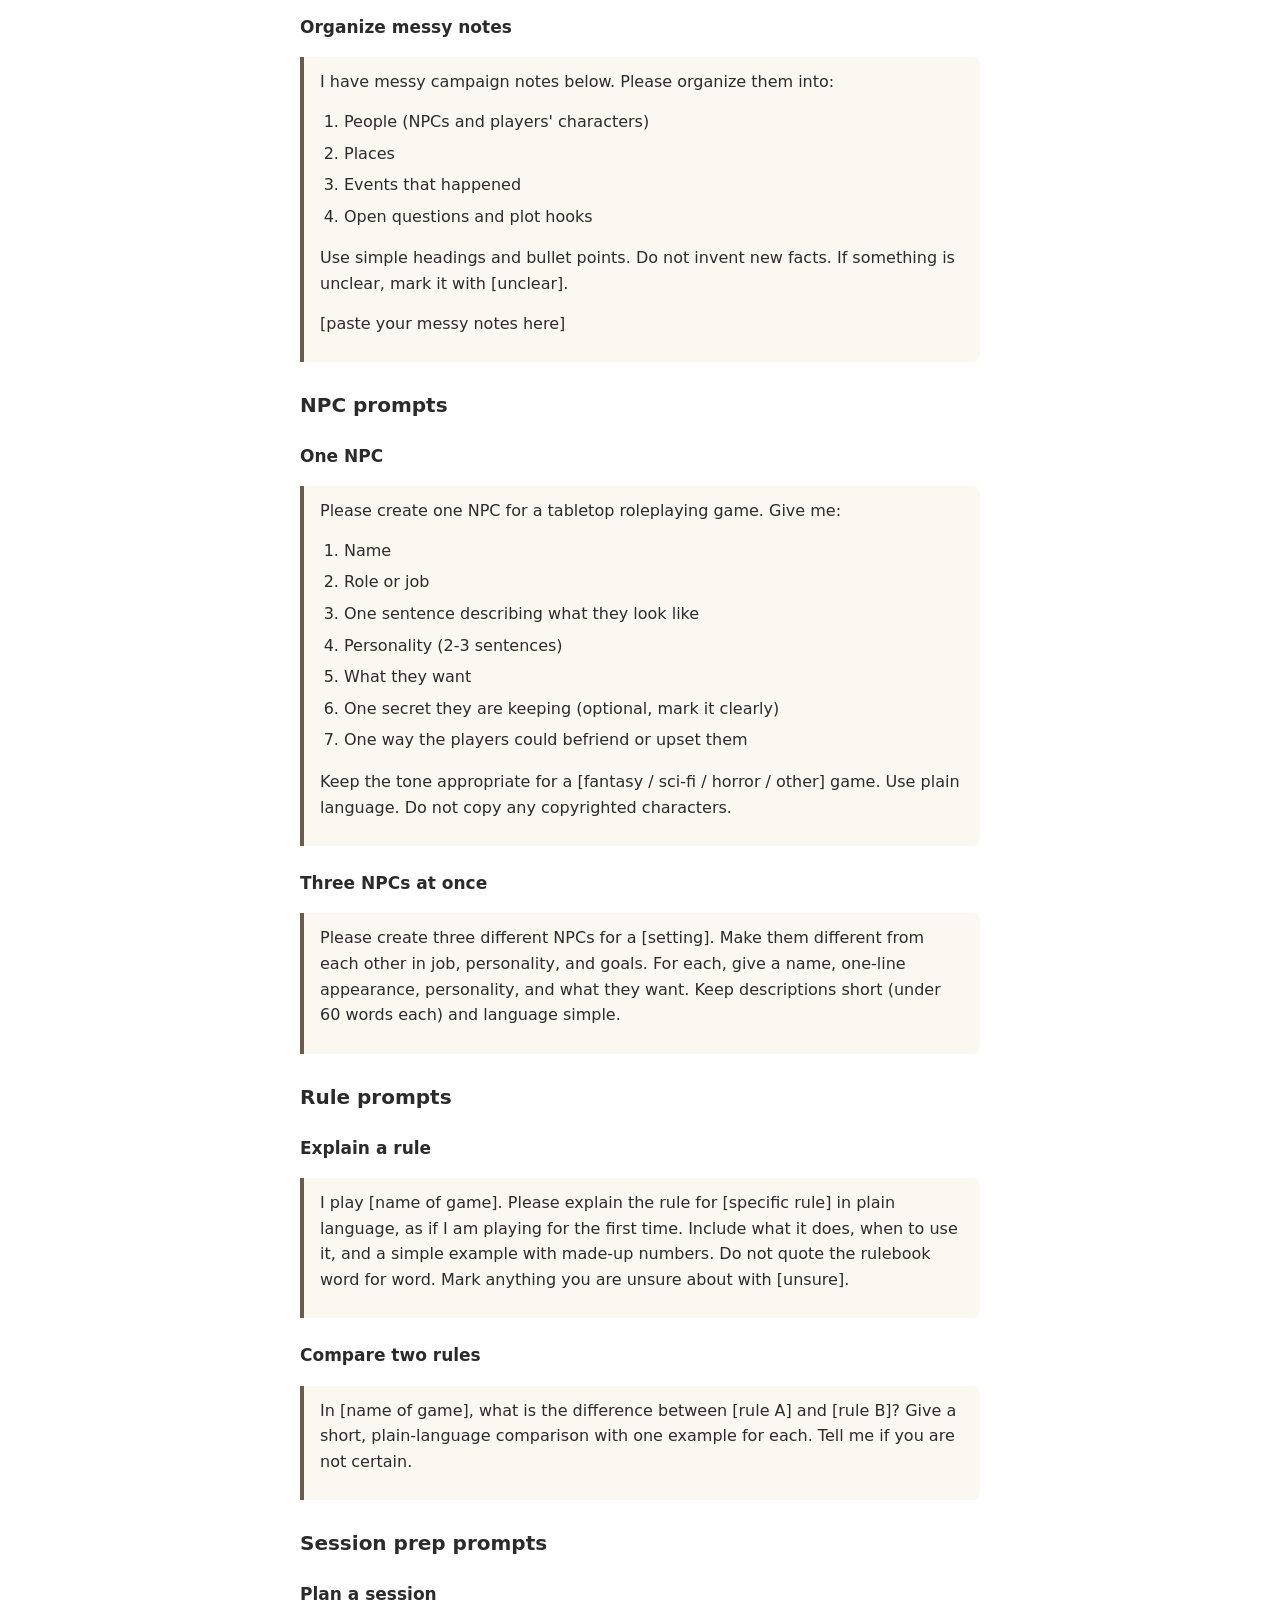
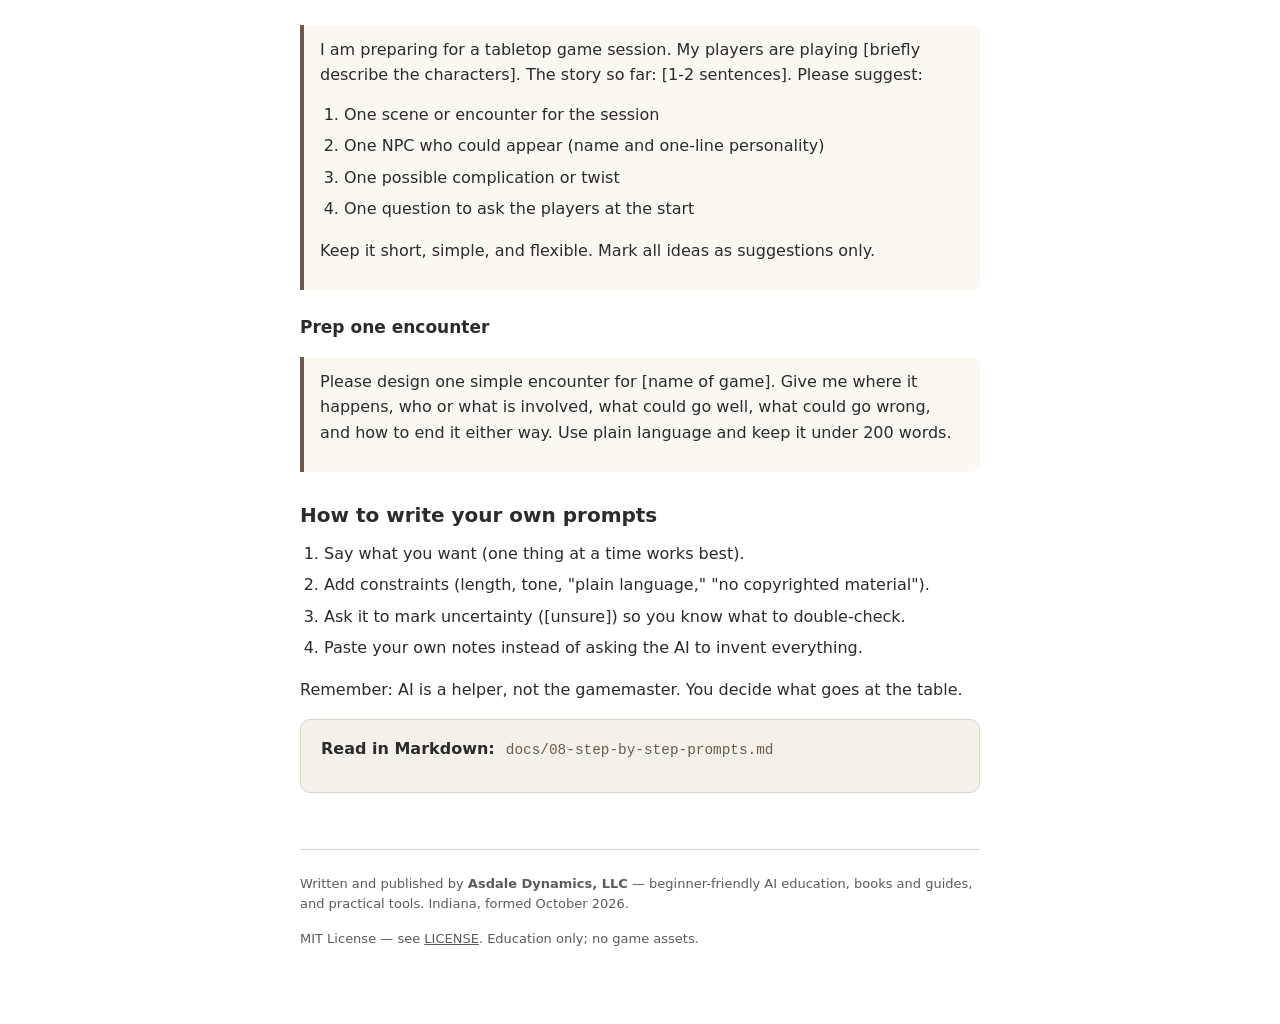
<file: site/step-by-step-prompts.html>
<!DOCTYPE html>
<html lang="en">
<head>
<meta charset="utf-8">
<meta name="viewport" content="width=device-width, initial-scale=1">
<title>Step-by-Step Prompts — Asdale Dynamics</title>
<link rel="stylesheet" href="assets/style.css">
<link rel="stylesheet" href="assets/print.css" media="print">
</head>
<body>
<a href="#content" class="skip-link">Skip to content</a>
<div class="site">
<header>
<h1 class="site-title">AI for Tabletop RPGs and Board Games</h1>
<p class="site-tagline">Step-by-Step Prompts</p>
<nav>
<a href="index.html">Home</a>
<a href="getting-started.html">Getting Started</a>
<a href="character-sheets.html">Character Sheets</a>
<a href="campaign-notes.html">Campaign Notes</a>
<a href="npc-ideas.html">NPC Ideas</a>
<a href="rule-clarifications.html">Rule Clarifications</a>
<a href="session-prep.html">Session Prep</a>
<a href="printable-worksheets.html">Printable Worksheets</a>
<a href="step-by-step-prompts.html">Step-by-Step Prompts</a>
<a href="privacy-and-safety.html">Privacy &amp; Safety</a>
<a href="faq.html">FAQ</a>
<a href="board-games.html">Board Games</a>
</nav>
</header>

<main id="content">
<h1>Step-by-Step Prompts</h1>
<p>These prompts are ready to copy and paste. Replace the bracketed parts with
your own details, then send them to your AI chatbot.</p>

<h2>Character prompts</h2>
<h3>New character (story first)</h3>
<div class="prompt">
<p>I am making a character for a tabletop roleplaying game. I do not have the
rulebook in front of me, so please do not quote exact rules or numbers.</p>
<p>Please give me a character concept with:</p>
<ol>
<li>A name</li>
<li>A short personality description (2-3 sentences)</li>
<li>A background or history (1 paragraph)</li>
<li>Two or three things they are good at</li>
<li>One flaw or fear</li>
<li>One goal they want to achieve</li>
</ol>
<p>Keep the tone friendly and the language simple. Do not include copyrighted
stat blocks or game mechanics.</p>
</div>

<h3>Describe your own character</h3>
<div class="prompt">
<p>I have a character concept: [paste your idea]. Please write a one-page
character summary I can hand to my gamemaster. Include appearance,
personality, background, strengths, flaws, and goals. Use plain language and
do not invent game mechanics or quote rules.</p>
</div>

<h2>Campaign prompts</h2>
<h3>Summarize a session</h3>
<div class="prompt">
<p>I will paste notes from a tabletop game session. Please write a short summary
with:</p>
<ol>
<li>What happened (3-5 bullet points)</li>
<li>Important NPCs the party met and what they wanted</li>
<li>Clues, items, or promises the party now has</li>
<li>Questions to answer next session</li>
<li>Suggestions for what could happen next (mark these clearly as AI ideas)</li>
</ol>
<p>Keep it under 300 words and use simple language. Here are my notes:</p>
<p>[paste your session notes here]</p>
</div>

<h3>Organize messy notes</h3>
<div class="prompt">
<p>I have messy campaign notes below. Please organize them into:</p>
<ol>
<li>People (NPCs and players' characters)</li>
<li>Places</li>
<li>Events that happened</li>
<li>Open questions and plot hooks</li>
</ol>
<p>Use simple headings and bullet points. Do not invent new facts. If something
is unclear, mark it with [unclear].</p>
<p>[paste your messy notes here]</p>
</div>

<h2>NPC prompts</h2>
<h3>One NPC</h3>
<div class="prompt">
<p>Please create one NPC for a tabletop roleplaying game. Give me:</p>
<ol>
<li>Name</li>
<li>Role or job</li>
<li>One sentence describing what they look like</li>
<li>Personality (2-3 sentences)</li>
<li>What they want</li>
<li>One secret they are keeping (optional, mark it clearly)</li>
<li>One way the players could befriend or upset them</li>
</ol>
<p>Keep the tone appropriate for a [fantasy / sci-fi / horror / other] game. Use
plain language. Do not copy any copyrighted characters.</p>
</div>

<h3>Three NPCs at once</h3>
<div class="prompt">
<p>Please create three different NPCs for a [setting]. Make them different from
each other in job, personality, and goals. For each, give a name, one-line
appearance, personality, and what they want. Keep descriptions short (under
60 words each) and language simple.</p>
</div>

<h2>Rule prompts</h2>
<h3>Explain a rule</h3>
<div class="prompt">
<p>I play [name of game]. Please explain the rule for [specific rule] in plain
language, as if I am playing for the first time. Include what it does, when to
use it, and a simple example with made-up numbers. Do not quote the rulebook
word for word. Mark anything you are unsure about with [unsure].</p>
</div>

<h3>Compare two rules</h3>
<div class="prompt">
<p>In [name of game], what is the difference between [rule A] and [rule B]? Give
a short, plain-language comparison with one example for each. Tell me if you
are not certain.</p>
</div>

<h2>Session prep prompts</h2>
<h3>Plan a session</h3>
<div class="prompt">
<p>I am preparing for a tabletop game session. My players are playing [briefly
describe the characters]. The story so far: [1-2 sentences]. Please suggest:</p>
<ol>
<li>One scene or encounter for the session</li>
<li>One NPC who could appear (name and one-line personality)</li>
<li>One possible complication or twist</li>
<li>One question to ask the players at the start</li>
</ol>
<p>Keep it short, simple, and flexible. Mark all ideas as suggestions only.</p>
</div>

<h3>Prep one encounter</h3>
<div class="prompt">
<p>Please design one simple encounter for [name of game]. Give me where it
happens, who or what is involved, what could go well, what could go wrong, and
how to end it either way. Use plain language and keep it under 200 words.</p>
</div>

<h2>How to write your own prompts</h2>
<ol>
<li>Say what you want (one thing at a time works best).</li>
<li>Add constraints (length, tone, "plain language," "no copyrighted material").</li>
<li>Ask it to mark uncertainty ([unsure]) so you know what to double-check.</li>
<li>Paste your own notes instead of asking the AI to invent everything.</li>
</ol>
<p>Remember: AI is a helper, not the gamemaster. You decide what goes at the
table.</p>

<div class="card no-print">
<p><strong>Read in Markdown:</strong> <code>docs/08-step-by-step-prompts.md</code></p>
</div>
</main>

<footer>
<p>Written and published by <strong>Asdale Dynamics, LLC</strong> — beginner-friendly AI education,
books and guides, and practical tools. Indiana, formed October 2026.</p>
<p>MIT License — see <a href="../LICENSE">LICENSE</a>. Education only; no game assets.</p>
</footer>
</div>
</body>
</html>
</file>
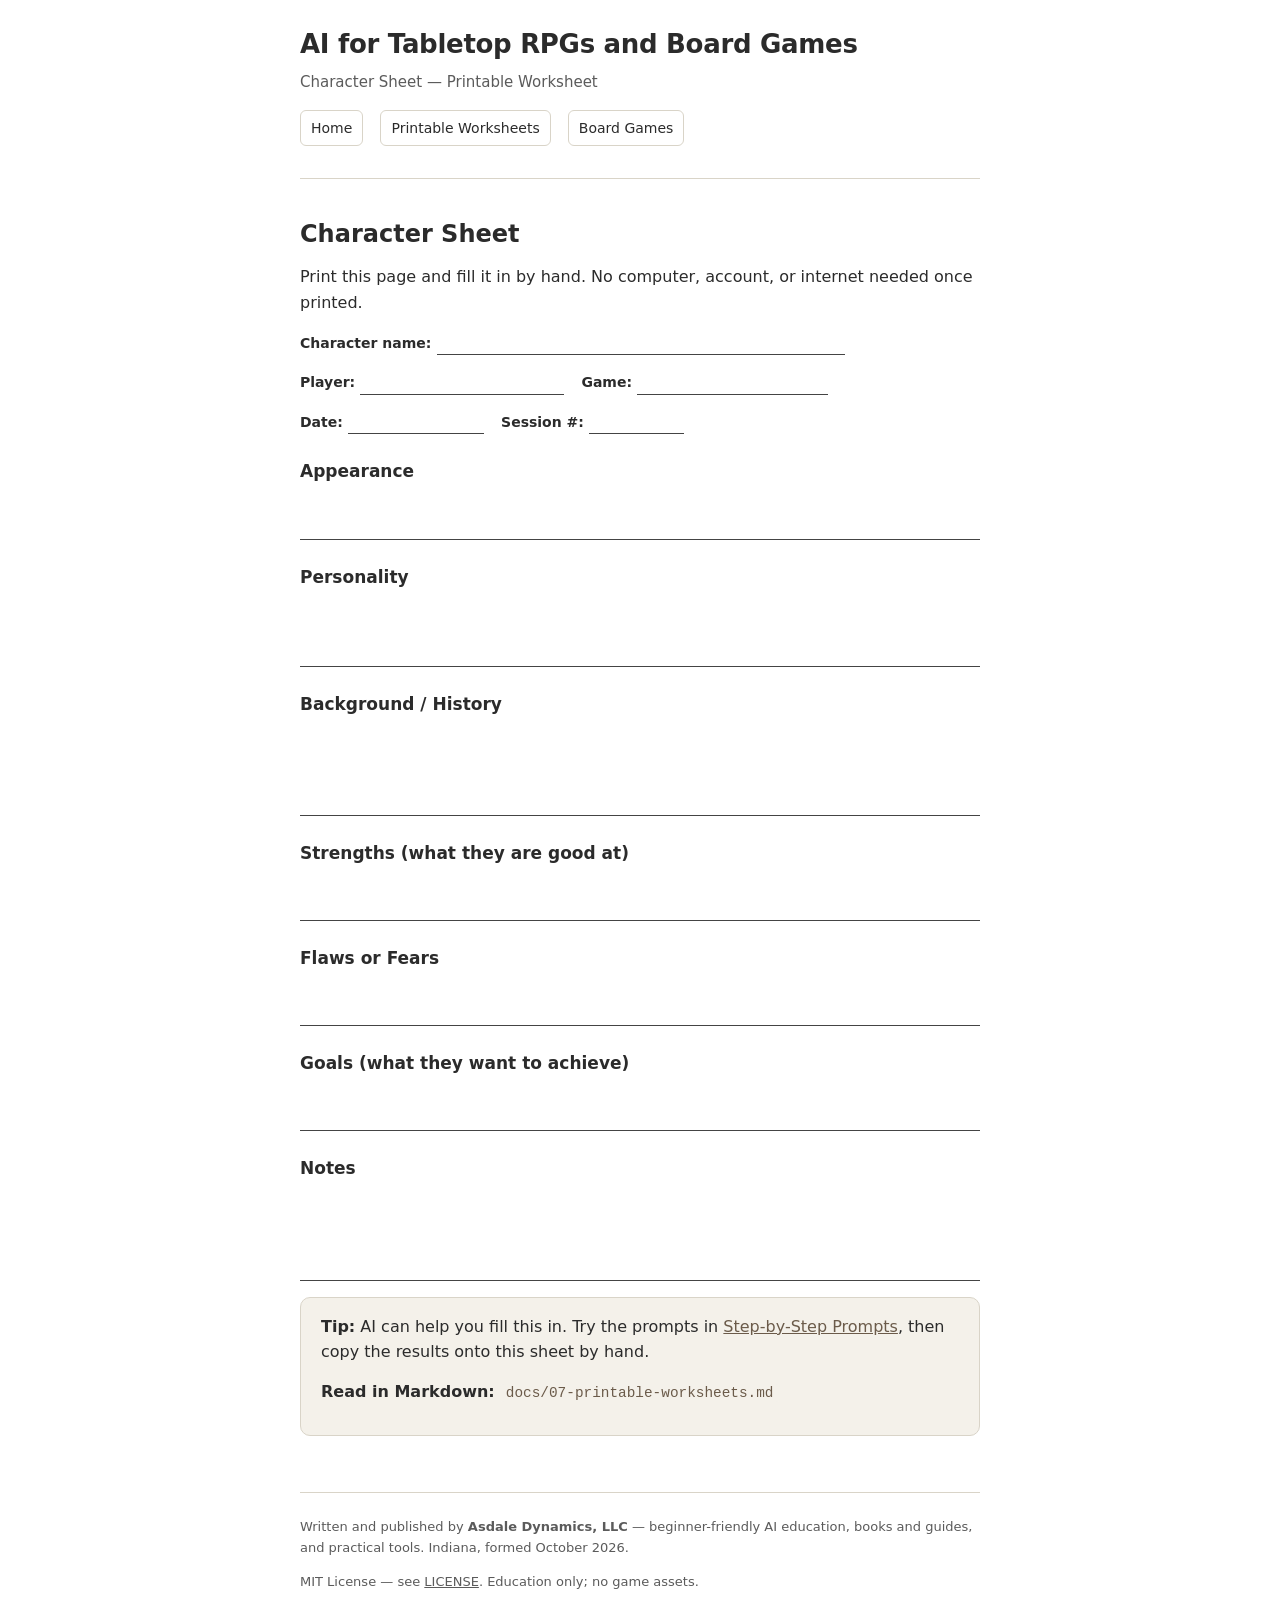
<file: site/worksheets/character-sheet.html>
<!DOCTYPE html>
<html lang="en">
<head>
<meta charset="utf-8">
<meta name="viewport" content="width=device-width, initial-scale=1">
<title>Character Sheet — Printable Worksheet</title>
<link rel="stylesheet" href="../assets/style.css">
<link rel="stylesheet" href="../assets/print.css" media="print">
</head>
<body>
<a href="#content" class="skip-link">Skip to content</a>
<div class="site">
<header class="no-print">
<h1 class="site-title">AI for Tabletop RPGs and Board Games</h1>
<p class="site-tagline">Character Sheet — Printable Worksheet</p>
<nav>
<a href="../index.html">Home</a>
<a href="../printable-worksheets.html">Printable Worksheets</a>
<a href="../board-games.html">Board Games</a>
</nav>
</header>

<main id="content">
<h1>Character Sheet</h1>
<p class="print-note">Print this page and fill it in by hand. No computer, account,
or internet needed once printed.</p>

<form class="worksheet">
<p><label>Character name:</label>
<span class="line" style="width:60%"></span></p>

<p><label>Player:</label>
<span class="line" style="width:30%"></span>
<label style="margin-left:12px;">Game:</label>
<span class="line" style="width:28%"></span></p>

<p><label>Date:</label>
<span class="line" style="width:20%"></span>
<label style="margin-left:12px;">Session #:</label>
<span class="line" style="width:14%"></span></p>

<h3>Appearance</h3>
<p><span class="line block" style="height:44px;"></span></p>

<h3>Personality</h3>
<p><span class="line block" style="height:66px;"></span></p>

<h3>Background / History</h3>
<p><span class="line block" style="height:88px;"></span></p>

<h3>Strengths (what they are good at)</h3>
<p><span class="line block" style="height:44px;"></span></p>

<h3>Flaws or Fears</h3>
<p><span class="line block" style="height:44px;"></span></p>

<h3>Goals (what they want to achieve)</h3>
<p><span class="line block" style="height:44px;"></span></p>

<h3>Notes</h3>
<p><span class="line block" style="height:88px;"></span></p>
</form>

<div class="card no-print">
<p><strong>Tip:</strong> AI can help you fill this in. Try the prompts in
<a href="../step-by-step-prompts.html">Step-by-Step Prompts</a>, then copy the
results onto this sheet by hand.</p>
<p><strong>Read in Markdown:</strong> <code>docs/07-printable-worksheets.md</code></p>
</div>
</main>

<footer class="no-print">
<p>Written and published by <strong>Asdale Dynamics, LLC</strong> — beginner-friendly AI education,
books and guides, and practical tools. Indiana, formed October 2026.</p>
<p>MIT License — see <a href="../../LICENSE">LICENSE</a>. Education only; no game assets.</p>
</footer>
</div>
<style>
.line { display: inline-block; border-bottom: 1px solid #444; vertical-align: bottom; }
.line.block { display: block; width: 100%; }
label { font-weight: 600; font-size: 14px; }
</style>
</body>
</html>
</file>
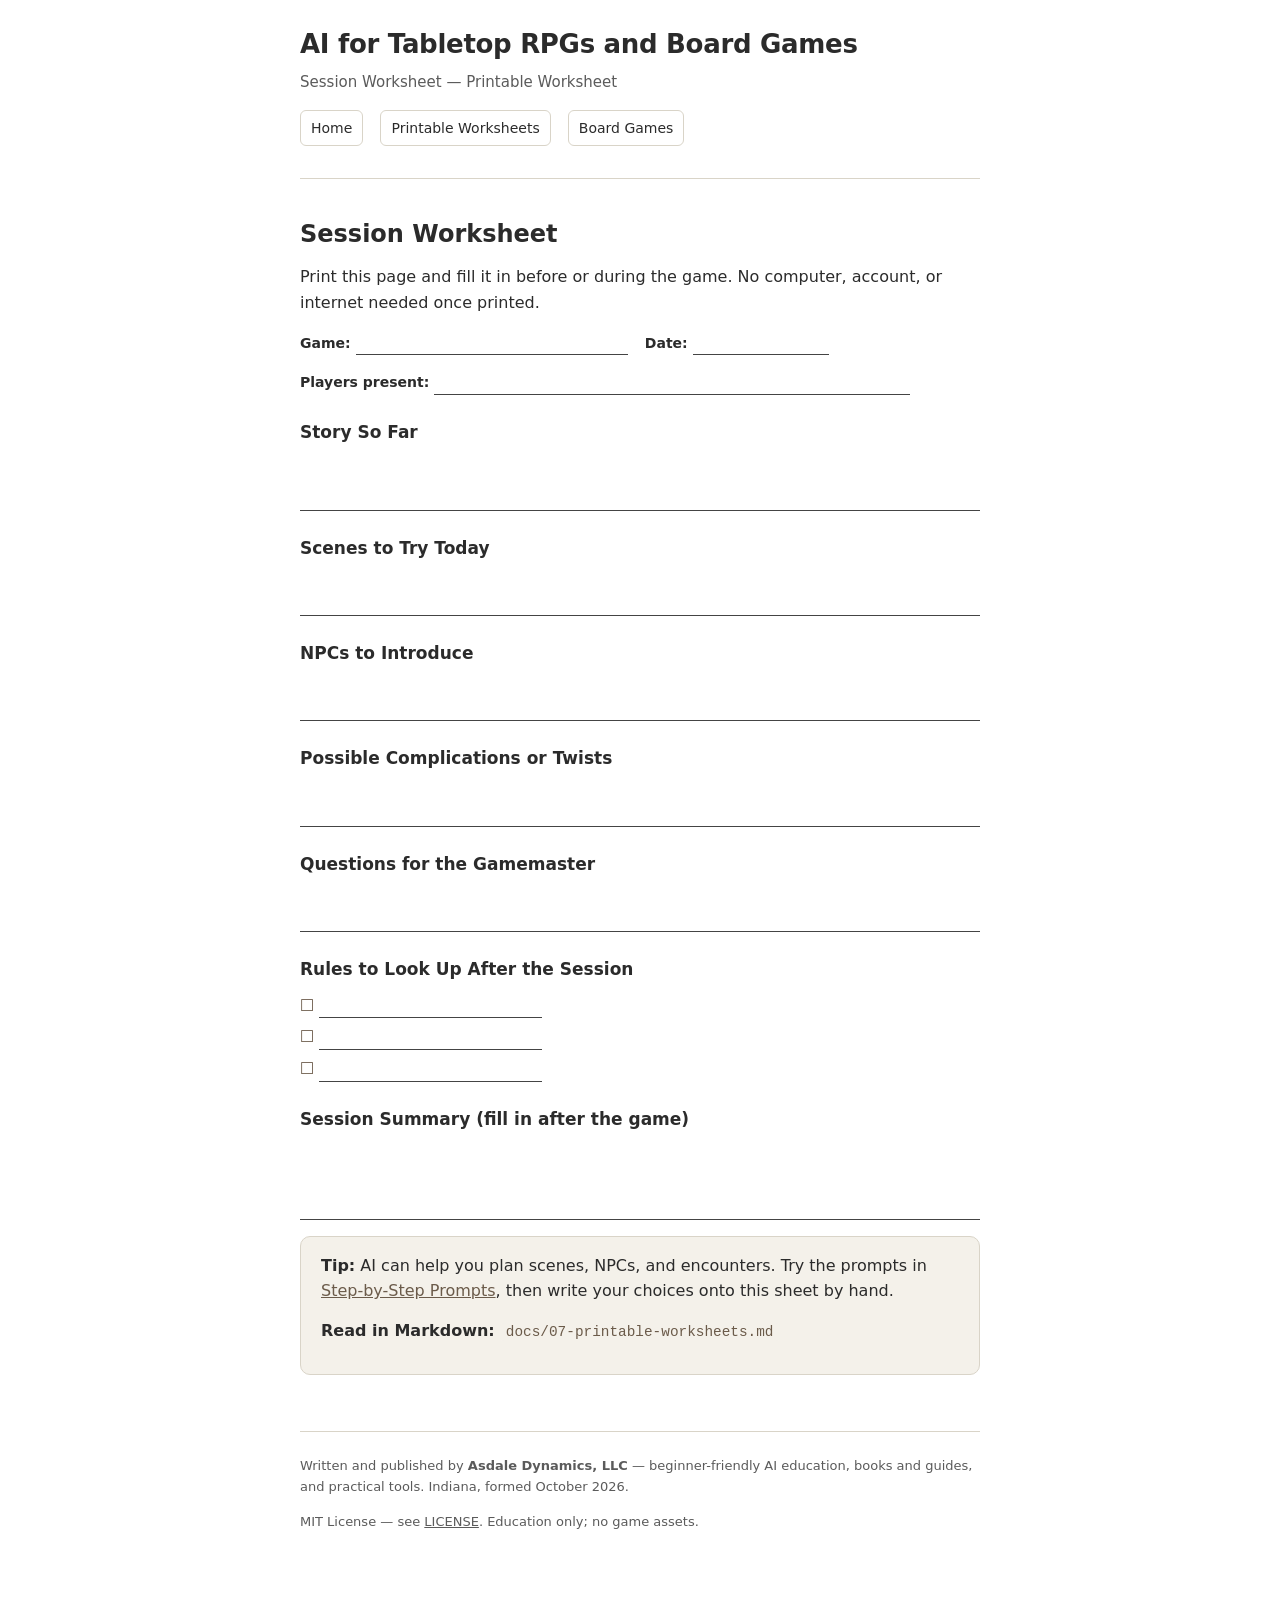
<file: site/worksheets/session-worksheet.html>
<!DOCTYPE html>
<html lang="en">
<head>
<meta charset="utf-8">
<meta name="viewport" content="width=device-width, initial-scale=1">
<title>Session Worksheet — Printable Worksheet</title>
<link rel="stylesheet" href="../assets/style.css">
<link rel="stylesheet" href="../assets/print.css" media="print">
</head>
<body>
<a href="#content" class="skip-link">Skip to content</a>
<div class="site">
<header class="no-print">
<h1 class="site-title">AI for Tabletop RPGs and Board Games</h1>
<p class="site-tagline">Session Worksheet — Printable Worksheet</p>
<nav>
<a href="../index.html">Home</a>
<a href="../printable-worksheets.html">Printable Worksheets</a>
<a href="../board-games.html">Board Games</a>
</nav>
</header>

<main id="content">
<h1>Session Worksheet</h1>
<p class="print-note">Print this page and fill it in before or during the game.
No computer, account, or internet needed once printed.</p>

<form class="worksheet">
<p><label>Game:</label>
<span class="line" style="width:40%"></span>
<label style="margin-left:12px;">Date:</label>
<span class="line" style="width:20%"></span></p>

<p><label>Players present:</label>
<span class="line" style="width:70%"></span></p>

<h3>Story So Far</h3>
<p><span class="line block" style="height:55px;"></span></p>

<h3>Scenes to Try Today</h3>
<p><span class="line block" style="height:44px;"></span></p>

<h3>NPCs to Introduce</h3>
<p><span class="line block" style="height:44px;"></span></p>

<h3>Possible Complications or Twists</h3>
<p><span class="line block" style="height:44px;"></span></p>

<h3>Questions for the Gamemaster</h3>
<p><span class="line block" style="height:44px;"></span></p>

<h3>Rules to Look Up After the Session</h3>
<ul class="checklist">
<li><span class="line" style="width:34%; display:inline-block;"></span></li>
<li><span class="line" style="width:34%; display:inline-block;"></span></li>
<li><span class="line" style="width:34%; display:inline-block;"></span></li>
</ul>

<h3>Session Summary (fill in after the game)</h3>
<p><span class="line block" style="height:77px;"></span></p>
</form>

<div class="card no-print">
<p><strong>Tip:</strong> AI can help you plan scenes, NPCs, and encounters.
Try the prompts in <a href="../step-by-step-prompts.html">Step-by-Step Prompts</a>,
then write your choices onto this sheet by hand.</p>
<p><strong>Read in Markdown:</strong> <code>docs/07-printable-worksheets.md</code></p>
</div>
</main>

<footer class="no-print">
<p>Written and published by <strong>Asdale Dynamics, LLC</strong> — beginner-friendly AI education,
books and guides, and practical tools. Indiana, formed October 2026.</p>
<p>MIT License — see <a href="../../LICENSE">LICENSE</a>. Education only; no game assets.</p>
</footer>
</div>
<style>
.line { display: inline-block; border-bottom: 1px solid #444; vertical-align: bottom; }
.line.block { display: block; width: 100%; }
label { font-weight: 600; font-size: 14px; }
</style>
</body>
</html>
</file>
<file: site/assets/style.css>
/* Asdale Dynamics — AI for Tabletop RPGs and Board Games */
/* Site styles: warm, clear, beginner-friendly */

:root {
  --ink: #2b2b2b;
  --paper: #ffffff;
  --muted: #5b5b5b;
  --soft: #f4f1ea;
  --line: #d9d4c8;
  --accent: #6b5b4a;
  --accent-hover: #4a3d30;
  --warn: #8a5a1e;
}

* { box-sizing: border-box; }
html { line-height: 1.6; }

body {
  margin: 0;
  font-family: system-ui, -apple-system, Segoe UI, Roboto, Helvetica, Arial, sans-serif;
  color: var(--ink);
  background: var(--paper);
}

a { color: var(--accent); text-decoration: underline; }
a:hover { color: var(--accent-hover); }
a:focus-visible { outline: 3px solid var(--accent); outline-offset: 2px; }

.skip-link {
  position: absolute;
  left: -9999px;
  top: auto;
  width: 1px;
  height: 1px;
  overflow: hidden;
}

.site {
  max-width: 720px;
  margin: 0 auto;
  padding: 28px 20px 60px;
}

header {
  border-bottom: 1px solid var(--line);
  padding-bottom: 24px;
  margin-bottom: 32px;
}

.site-title {
  margin: 0 0 8px 0;
  font-size: 26px;
  letter-spacing: -0.3px;
}

.site-tagline {
  margin: 0;
  font-size: 15px;
  color: var(--muted);
}

nav {
  margin-top: 16px;
}

nav a {
  display: inline-block;
  margin: 0 12px 8px 0;
  padding: 6px 10px;
  color: var(--ink);
  text-decoration: none;
  border: 1px solid var(--line);
  border-radius: 6px;
  font-size: 14px;
}

nav a:hover { background: var(--soft); border-color: var(--accent); color: var(--accent); }

h1 { font-size: 24px; margin: 40px 0 14px; line-height: 1.3; }
h2 { font-size: 20px; margin: 30px 0 12px; line-height: 1.35; }
h3 { font-size: 17px; margin: 24px 0 10px; }

p { margin: 0 0 14px; }
ul, ol { margin: 8px 0 16px; padding-left: 24px; }
li { margin: 0 0 6px; }

code {
  font-family: ui-monospace, SFMono-Regular, Menlo, Monaco, Consolas, monospace;
  font-size: 0.9em;
  background: var(--soft);
  padding: 1px 6px;
  border-radius: 4px;
  color: var(--accent);
}

pre {
  background: var(--soft);
  border: 1px solid var(--line);
  border-radius: 8px;
  padding: 14px 16px;
  margin: 16px 0;
  overflow-x: auto;
  font-size: 14px;
  line-height: 1.5;
}

.prompt {
  background: #fbf8f1;
  border-left: 4px solid var(--accent);
  padding: 12px 16px;
  margin: 16px 0;
  border-radius: 0 8px 8px 0;
}

.prompt code { background: transparent; padding: 0; color: inherit; font-size: inherit; }

.card {
  background: var(--soft);
  border: 1px solid var(--line);
  border-radius: 10px;
  padding: 16px 20px;
  margin: 16px 0;
}

.checklist { list-style: none; padding-left: 0; margin: 10px 0 16px; }
.checklist li { padding-left: 24px; text-indent: -24px; margin: 6px 0; }
.checklist li::before { content: "☐ "; color: var(--accent); }

.warn {
  background: #fdf6ea;
  border: 1px solid #e8d9b8;
  border-radius: 8px;
  padding: 14px 16px;
  margin: 16px 0;
  color: var(--warn);
}

footer {
  margin-top: 56px;
  padding-top: 24px;
  border-top: 1px solid var(--line);
  font-size: 13px;
  color: var(--muted);
}

footer a { color: var(--muted); text-decoration: underline; }

@media (max-width: 560px) {
  .site { padding: 18px 16px 48px; }
  nav a { display: block; margin: 0 0 8px; width: 100%; text-align: center; }
}
</file>
<file: site/assets/print.css>
/* Print styles for worksheets and pages */

@page {
  size: Letter;
  margin: 18mm 16mm 18mm 16mm;
}

* {
  background: transparent !important;
  color: #000 !important;
  box-shadow: none !important;
  text-shadow: none !important;
}

body {
  font-size: 11.5pt;
  line-height: 1.45;
  background: #fff !important;
}

a { text-decoration: none; color: #000; }

nav, header .site-tagline, .no-print, footer, .skip-link { display: none !important; }

.site { max-width: none; padding: 0; margin: 0; }

h1, h2, h3 { page-break-after: avoid; }
h1 { font-size: 18pt; }
h2 { font-size: 14pt; margin-top: 18pt; }
p, li { orphans: 3; widows: 3; }

.prompt, .card, .warn {
  background: #f5f3ec !important;
  border: 1px solid #999 !important;
  border-radius: 0;
  page-break-inside: avoid;
}

.prompt { border-left: 4px solid #444 !important; }

code { background: #eee !important; color: #000; border: 1px solid #bbb; }
pre { background: #f5f3ec !important; border: 1px solid #999; page-break-inside: avoid; }

.page-break { page-break-before: always; }

.print-note {
  font-size: 9pt;
  color: #555;
  margin-top: 26pt;
  border-top: 1px solid #999;
  padding-top: 10pt;
}
</file>
